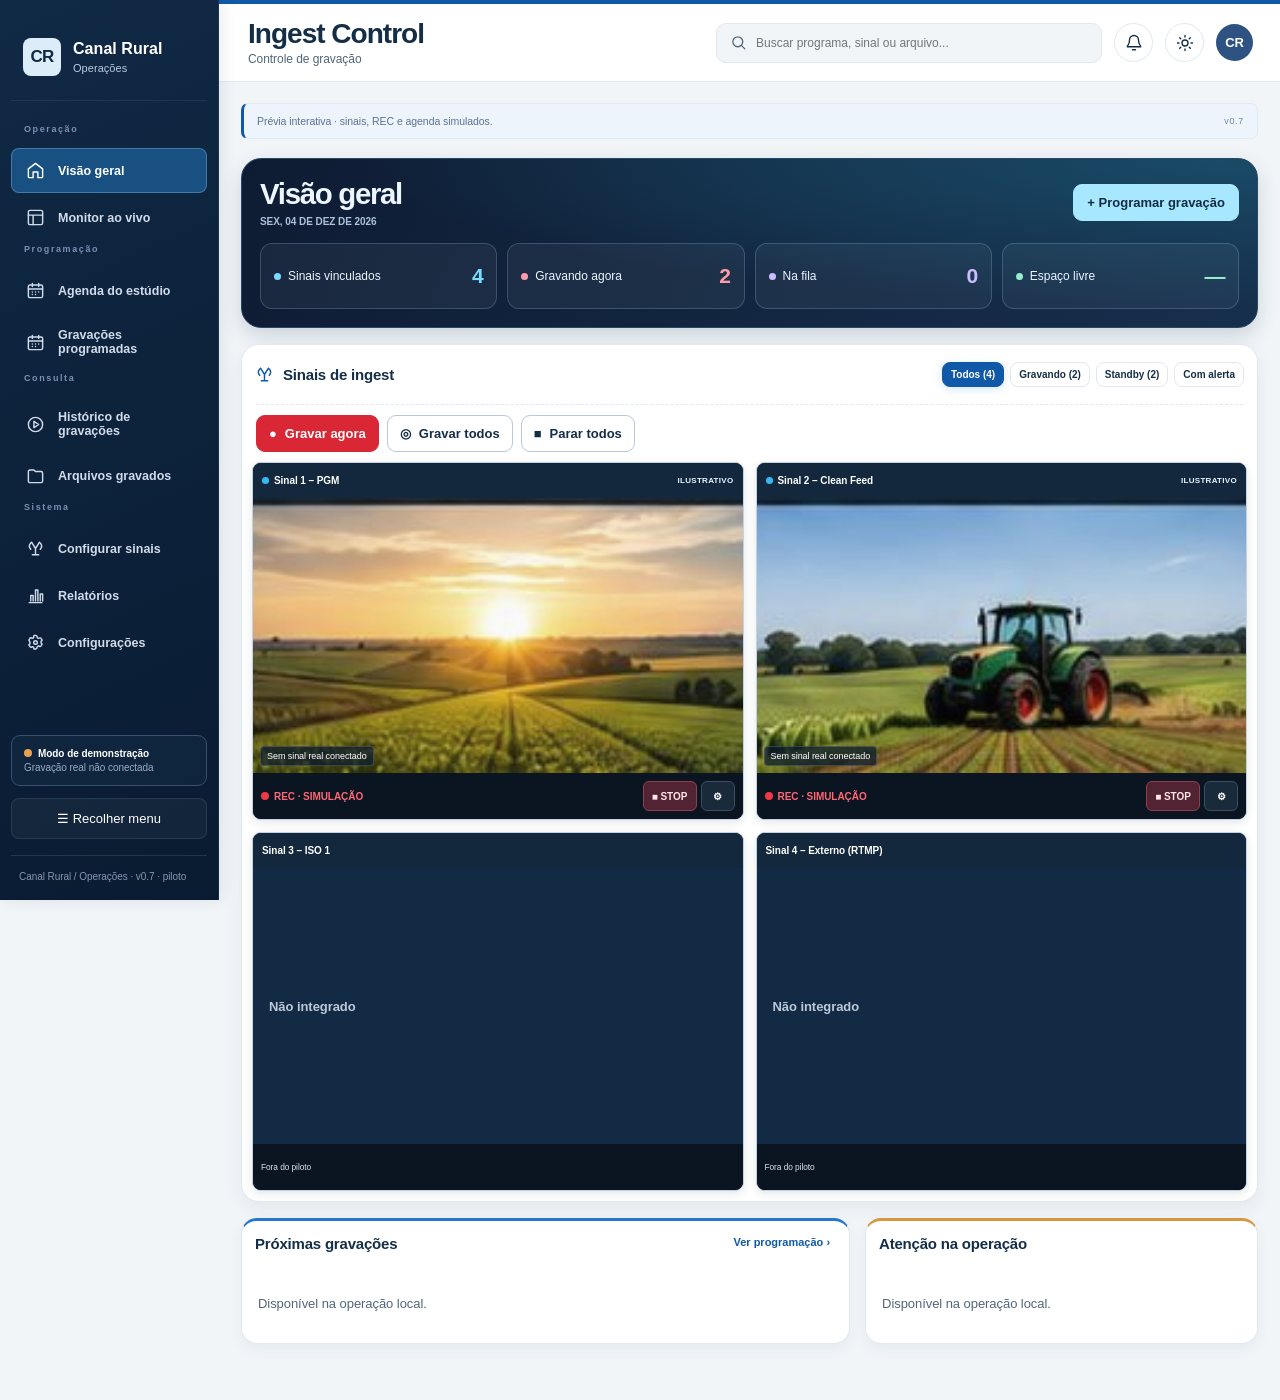
<file: index.html>
<!DOCTYPE html>

<html lang="pt-BR">
<head>
<meta charset="utf-8"/><meta content="width=device-width,initial-scale=1" name="viewport"/>
<meta content="#14233f" name="theme-color"/><title>Ingest Control · Canal Rural — Versão 0.7 · piloto</title>

<link rel="stylesheet" href="assets/styles.css"/>
<style>.schedule-options>summary{cursor:pointer;padding:1rem;font-weight:700}.schedule-options{margin-bottom:1rem;border:1px solid var(--border);border-radius:10px}#schedule-form .foot{flex-wrap:wrap}</style></head>
<body class="rural">
<div class="shell">
<aside aria-label="Menu principal" class="sidebar">
<div class="brand"><div class="brand-symbol" aria-hidden="true">CR</div><div class="brand-name"><b>Canal Rural</b><small>Operações</small></div></div>
<nav aria-label="Navegação"><div class="nav-category">Operação</div>
<button class="nav active" id="nav-dashboard" title="Visão geral" aria-label="Visão geral" onclick="view('dashboard')"><span class="glyph"><svg aria-hidden="true" class="i-svg" fill="none" height="20" stroke="currentColor" stroke-linecap="round" stroke-linejoin="round" stroke-width="1.8" viewbox="0 0 24 24" width="20"><path d="m3 10 9-7 9 7v10a1 1 0 0 1-1 1h-5v-7H9v7H4a1 1 0 0 1-1-1z"></path></svg></span><span class="nav-text">Visão geral</span></button>
<button class="nav" id="nav-operation" title="Monitor ao vivo" aria-label="Monitor ao vivo" onclick="view('operation')"><span class="glyph"><svg aria-hidden="true" class="i-svg" fill="none" height="20" stroke="currentColor" stroke-linecap="round" stroke-linejoin="round" stroke-width="1.8" viewbox="0 0 24 24" width="20"><rect height="18" rx="2" width="18" x="3" y="3"></rect><path d="M3 9h18M9 9v12"></path></svg></span><span class="nav-text">Monitor ao vivo</span></button>
<div class="nav-category">Programação</div>
<button class="nav" id="nav-agenda" title="Agenda do estúdio" aria-label="Agenda do estúdio" onclick="view('agenda')"><span class="glyph"><svg aria-hidden="true" class="i-svg" fill="none" height="20" stroke="currentColor" stroke-linecap="round" stroke-linejoin="round" stroke-width="1.8" viewbox="0 0 24 24" width="20"><rect height="16" rx="2" width="18" x="3" y="5"></rect><path d="M16 3v4M8 3v4M3 10h18M8 14h.01M12 14h.01M16 14h.01M8 17h.01M12 17h.01"></path></svg></span><span class="nav-text">Agenda do estúdio</span></button>
<button class="nav" id="nav-list" title="Gravações programadas" aria-label="Gravações programadas" onclick="view('list')"><span class="glyph"><svg aria-hidden="true" class="i-svg" fill="none" height="20" stroke="currentColor" stroke-linecap="round" stroke-linejoin="round" stroke-width="1.8" viewbox="0 0 24 24" width="20"><rect height="16" rx="2" width="18" x="3" y="5"></rect><path d="M16 3v4M8 3v4M3 10h18M8 14h.01M12 14h.01M16 14h.01M8 17h.01M12 17h.01"></path></svg></span><span class="nav-text">Gravações programadas</span></button>
<div class="nav-category">Consulta</div>
<button class="nav" id="nav-recordings" title="Histórico de gravações" aria-label="Histórico de gravações" onclick="view('recordings')"><span class="glyph"><svg aria-hidden="true" class="i-svg" fill="none" height="20" stroke="currentColor" stroke-linecap="round" stroke-linejoin="round" stroke-width="1.8" viewbox="0 0 24 24" width="20"><circle cx="12" cy="12" r="9"></circle><path d="m10 8 6 4-6 4z"></path></svg></span><span class="nav-text">Histórico de gravações</span></button>
<button class="nav" id="nav-files" title="Arquivos gravados" aria-label="Arquivos gravados" onclick="view('files')"><span class="glyph"><svg aria-hidden="true" class="i-svg" fill="none" height="20" stroke="currentColor" stroke-linecap="round" stroke-linejoin="round" stroke-width="1.8" viewbox="0 0 24 24" width="20"><path d="M3 7a2 2 0 0 1 2-2h5l2 2h7a2 2 0 0 1 2 2v10a2 2 0 0 1-2 2H5a2 2 0 0 1-2-2z"></path></svg></span><span class="nav-text">Arquivos gravados</span></button>
<div class="nav-category">Sistema</div>
<button class="nav" id="nav-signals" title="Configurar sinais" aria-label="Configurar sinais" onclick="view('signals')"><span class="glyph"><svg aria-hidden="true" class="i-svg" fill="none" height="20" stroke="currentColor" stroke-linecap="round" stroke-linejoin="round" stroke-width="1.8" viewbox="0 0 24 24" width="20"><path d="M12 20v-8m-4 8h8m-4-8 5-8M12 12 7 4m-1 9a6 6 0 0 1 0-8m12 0a6 6 0 0 1 0 8"></path></svg></span><span class="nav-text">Configurar sinais</span></button>
<button class="nav" id="nav-reports" title="Relatórios" aria-label="Relatórios" onclick="view('reports')"><span class="glyph"><svg aria-hidden="true" class="i-svg" fill="none" height="20" stroke="currentColor" stroke-linecap="round" stroke-linejoin="round" stroke-width="1.8" viewbox="0 0 24 24" width="20"><path d="M4 21h16M6 19v-7h3v7m3 0V5h3v14m3 0v-9h3v9"></path></svg></span><span class="nav-text">Relatórios</span></button>
<button class="nav" id="nav-settings" title="Configurações" aria-label="Configurações" onclick="view('settings')"><span class="glyph"><svg aria-hidden="true" class="i-svg" fill="none" height="20" stroke="currentColor" stroke-linecap="round" stroke-linejoin="round" stroke-width="1.8" viewbox="0 0 24 24" width="20"><path d="M12 3a2 2 0 0 1 2 2l.3 1 1.5.8 1-.4a2 2 0 0 1 2.6 1l1 1.7-1.4 1.4v2l1.4 1.4-1 1.8a2 2 0 0 1-2.6 1l-1-.4-1.5.8-.3 1a2 2 0 0 1-2 2h-2l-.3-2-1.5-.8-1 .4a2 2 0 0 1-2.6-1l-1-1.8 1.4-1.4v-2L3.6 9l1-1.7a2 2 0 0 1 2.6-1l1 .4 1.5-.8L10 3z"></path><circle cx="12" cy="12" r="2.3"></circle></svg></span><span class="nav-text">Configurações</span></button></nav>
<div class="side-spacer"></div>
<div class="side-pill"><span class="dot"></span><b>Modo de demonstração</b><div>Gravação real não conectada</div></div>
<button class="collapse" onclick="document.body.classList.toggle('collapsed')" title="Recolher menu">☰ <span class="collapse-text">Recolher menu</span></button>
<div class="sidebar-footer">Canal Rural  /  Operações  ·  v0.7 · piloto</div>
</aside>
<main class="main">
<header class="topbar"><div class="heading-brand"><strong>Ingest Control</strong><small>Controle de gravação</small></div><div class="top-actions"><div class="search-wrap"><span aria-hidden="true"><svg aria-hidden="true" class="i-svg" fill="none" height="20" stroke="currentColor" stroke-linecap="round" stroke-linejoin="round" stroke-width="1.8" viewbox="0 0 24 24" width="20"><circle cx="11" cy="11" r="7"></circle><path d="m16 16 5 5"></path></svg></span><input aria-label="Busca" id="global-search" placeholder="Buscar programa, sinal ou arquivo..."/></div><button class="icon-btn" onclick="showNotice()" title="Avisos da operação"><svg aria-hidden="true" class="i-svg" fill="none" height="20" stroke="currentColor" stroke-linecap="round" stroke-linejoin="round" stroke-width="1.8" viewbox="0 0 24 24" width="20"><path d="M18 8a6 6 0 0 0-12 0c0 7-3 7-3 9h18c0-2-3-2-3-9M10 21h4"></path></svg></button><button aria-label="Alternar tema entre Canal Rural, Claro e Escuro" class="icon-btn" onclick="cycleTheme()" title="Alternar tema"><svg aria-hidden="true" class="i-svg" fill="none" height="20" stroke="currentColor" stroke-linecap="round" stroke-linejoin="round" stroke-width="1.8" viewbox="0 0 24 24" width="20"><circle cx="12" cy="12" r="4"></circle><path d="M12 2v2m0 16v2M4.93 4.93l1.41 1.41m11.32 11.32 1.41 1.41M2 12h2m16 0h2M4.93 19.07l1.41-1.41M17.66 6.34l1.41-1.41"></path></svg></button><div class="avatar" title="Perfil de demonstração">CR</div></div></header>
<div class="content">
<div class="demo-notice"><span class="mode-description">Prévia interativa · sinais, REC e agenda simulados.</span><span class="version-note">v0.7</span></div>
<section class="page" id="page-dashboard">
<div class="card overview-header">
  <div class="overview-heading">
    <div><h1>Visão geral</h1><time class="intro-date" id="dash-today"></time></div>
    <button class="btn primary" onclick="view('agenda')">+ Programar gravação</button>
  </div>
  <div class="stats overview-summary" aria-label="Resumo da operação">
    <button class="stat overview-sources" onclick="view('signals')"><span>Sinais vinculados</span><strong class="stat-number">4</strong></button>
    <button class="stat overview-recordings" onclick="view('recordings')"><span>Gravando agora</span><strong class="stat-number" id="stat-rec">2</strong></button>
    <button class="stat overview-agenda" onclick="view('list')"><span>Na fila</span><strong class="stat-number" id="stat-agenda">0</strong></button>
    <button class="stat overview-storage" onclick="view('files')"><span>Espaço livre</span><strong class="stat-number">—</strong></button>
  </div>
</div>
<article class="card ingest-monitor"><div class="box-head"><h2><svg aria-hidden="true" class="section-icon" fill="none" height="20" stroke="currentColor" stroke-linecap="round" stroke-linejoin="round" stroke-width="1.8" viewbox="0 0 24 24" width="20"><path d="M12 20v-8m-4 8h8m-4-8 5-8M12 12 7 4m-1 9a6 6 0 0 1 0-8m12 0a6 6 0 0 1 0 8"></path></svg>Sinais de ingest</h2><div class="pill-row"><button class="filter on" data-filter="all" onclick="setFilter('all')">Todos (4)</button><button class="filter" data-filter="rec" onclick="setFilter('rec')">Gravando</button><button class="filter" data-filter="idle" onclick="setFilter('idle')">Standby</button><button class="filter" data-filter="alert" onclick="setFilter('alert')">Com alerta</button></div></div><div class="ingest-toolbar" role="group" aria-label="Comandos de gravação">
<button class="btn danger" onclick="chooseRecord()"><span aria-hidden="true">●</span> Gravar agora</button>
<button class="btn" onclick="recordAll()"><span aria-hidden="true">◎</span> Gravar todos</button>
<button class="btn" onclick="stopAll()"><span aria-hidden="true">■</span> Parar todos</button>
</div>
<div class="channel-grid" id="dashboard-channels"></div></article>
<div class="dashboard-insights">
  <article class="card insight-card schedule-insight">
    <div class="box-head"><h2>Próximas gravações</h2><button class="text-link" onclick="view('list')">Ver programação ›</button></div>
    <div id="dashboard-queue" class="insight-body"><p class="insight-empty">Disponível na operação local.</p></div>
  </article>
  <article class="card insight-card attention-insight">
    <div class="box-head"><h2>Atenção na operação</h2></div>
    <div id="dashboard-attention" class="insight-body"><p class="insight-empty">Disponível na operação local.</p></div>
  </article>
</div>
</section>
<section class="page hidden" id="page-operation"><div class="page-head"><div><h1>Monitor ao vivo</h1><p>Controle ilustrativo de múltiplos canais e monitoramento operacional.</p></div><button class="btn primary" onclick="view('agenda')">＋ Programar gravação</button></div><article class="card"><div class="box-head"><h2>Monitores de sinal</h2><span class="badge demo">Sem vídeo real</span></div><div class="channel-grid" id="operation-channels"></div></article><div style="height:14px"></div><article class="card"><div class="box-head"><h2>Comandos globais</h2></div><div class="quick-actions" style="flex-direction:row;padding-bottom:15px;flex-wrap:wrap"><button class="btn danger" onclick="chooseRecord()">● Gravar Agora</button><button class="btn" onclick="recordAll()">◎ REC ALL</button><button class="btn" onclick="stopAll()">■ Parar Todos</button></div></article></section>
<section class="page hidden" id="page-signals"><div class="page-head"><div><h1>Configurar sinais</h1><p>Quatro canais configuráveis. A recepção de RTMP, SRT e SDI ainda precisa ser conectada ao backend.</p></div><button class="btn primary" onclick="view('agenda')">Agendar a partir de uma fonte</button></div><article class="card"><div class="box-head"><h2>Prévia dos canais</h2><span class="badge demo">Imagens ilustrativas</span></div><div class="channel-grid" id="signals-channels"></div></article></section>
<section class="page hidden content-wide" id="page-agenda"><div class="page-head"><div><h1>Agenda do estúdio</h1><p>Consulte a agenda do estúdio e confirme quais reservas devem ser gravadas.</p></div><button class="btn" onclick="view('list')">Ver agendamentos</button></div><article class="sectioncard form-section" aria-labelledby="studio-title">
  <div class="secthead"><div><h2 id="studio-title">Agenda do Estúdio SP</h2><p>Consulte a reserva, confira o horário e escolha o sinal no formulário abaixo. A gravação só é programada ao salvar.</p></div>
  <a class="btn" href="https://calendar.google.com/calendar/embed?src=c_18847iu0dupakig6grob3boj1cf22%40resource.calendar.google.com&amp;ctz=America%2FSao_Paulo&amp;mode=WEEK&amp;hl=pt_BR&amp;wkst=2" target="_blank" rel="noopener noreferrer">Abrir no Google Agenda</a></div>
  <iframe loading="lazy" title="Reservas semanais do Estúdio SP — horário de São Paulo" src="https://calendar.google.com/calendar/embed?src=c_18847iu0dupakig6grob3boj1cf22%40resource.calendar.google.com&amp;ctz=America%2FSao_Paulo&amp;mode=WEEK&amp;hl=pt_BR&amp;wkst=2" style="width:100%;height:clamp(340px,52vh,620px);border:0"></iframe>
  <p class="inner">Para consultar reservas restritas, use a conta corporativa com acesso à agenda.</p>
</article>
<form id="schedule-form"><div class="sectioncard form-section"><div class="secthead"><h2>Programar gravação</h2></div><div class="inner formgrid"><div class="field half"><label for="program">Programa ou evento *</label><input id="program" list="program-list" placeholder="Selecione ou digite o nome" required=""/><datalist id="program-list"><option>Jornal da Manhã</option><option>Jornal do Meio-Dia</option><option>Soja Brasil</option><option>Transmissão Externa</option><option>Merchandising</option><option>Podcast</option><option>Entrevista</option><option>Chamada</option></datalist></div>
<div class="field third"><label for="input-device">Dispositivo / canal de entrada</label><select id="input-device"><option>Canal 1</option><option>Canal 2</option><option>Canal 3</option><option>Canal 4</option><option>DeckLink 1</option><option>DeckLink 2</option><option>Outro dispositivo</option></select></div>
<div class="field quarter"><label for="date">Data da gravação *</label><input id="date" required="" type="date"/></div>
<div class="field quarter"><label for="start">Início *</label><input id="start" required="" type="time"/></div>
<div class="field quarter"><label for="end">Término *</label><input id="end" required="" type="time"/></div></div></div><details class="schedule-options"><summary>Margens e opções avançadas</summary><div class="sectioncard form-section"><div class="secthead"><div><h2>Opções de programação</h2><p>Defina qual conteúdo será gravado e quando.</p></div></div><div class="inner formgrid"><div class="field quarter"><label for="category">Categoria</label><select id="category"><option>Programa ao vivo</option><option>Programa gravado</option><option>Externa</option><option>Podcast</option><option>Chamada</option><option>Merchan</option><option>Teste técnico</option><option>Outros</option></select></div><div class="field quarter"><label for="priority">Prioridade</label><select id="priority"><option>Normal</option><option>Alta</option><option>Crítica</option></select></div><div class="field quarter"><label for="repeat">Repetição</label><select id="repeat"><option>Não repetir</option><option>Diariamente</option><option>Dias úteis (seg–sex)</option><option>Semanalmente</option><option>Personalizada</option></select></div><div class="field half"><label>Margem de segurança</label><div class="row"><div style="flex:1"><select id="pre"><option value="0">Sem pré-gravação</option><option value="5">Iniciar 5 min antes</option><option selected="" value="10">Iniciar 10 min antes</option><option value="15">Iniciar 15 min antes</option><option value="30">Iniciar 30 min antes</option></select></div><div style="flex:1"><select id="post"><option value="0">Sem pós-gravação</option><option value="5">Encerrar 5 min depois</option><option selected="" value="10">Encerrar 10 min depois</option><option value="15">Encerrar 15 min depois</option><option value="30">Encerrar 30 min depois</option></select></div></div></div><div class="field half"><label for="requester">Solicitante / produção</label><input id="requester" placeholder="Nome ou equipe responsável"/></div><div class="field full"><label for="notes">Observações de programação</label><textarea id="notes" placeholder="Ex.: gravar a íntegra, com entradas externas e encerramento completo"></textarea></div></div></div><div class="sectioncard form-section"><div class="secthead"><div><h2>Fontes e sinais</h2><p>Escolha de onde a gravação será capturada.</p></div></div><div class="inner formgrid"><div class="field full"><label>Tipo de sinal</label><div class="chips" id="signal-chips"><button class="chip on" data-val="RTMP" type="button">RTMP</button><button class="chip" data-val="SRT" type="button">SRT</button><button class="chip" data-val="SDI" type="button">SDI</button><button class="chip" data-val="NDI" type="button">NDI</button><button class="chip" data-val="HLS" type="button">HLS</button><button class="chip" data-val="Arquivo" type="button">Arquivo local</button></div><input id="protocol" type="hidden" value="RTMP"/></div><div class="field half"><label for="signal-name">Nome da fonte / identificação</label><input id="signal-name" placeholder="Ex.: PGM Estúdio 1"/></div><div class="field half"><label for="feed">Tipo de feed</label><select id="feed"><option>PGM (com GC)</option><option>Clean Feed (sem GC)</option><option>ISO Câmera 1</option><option>ISO Câmera 2</option><option>ISO Câmera 3</option><option>Retorno / Link externo</option><option>Saída auxiliar (AUX)</option><option>Outro</option></select></div><div class="field full" id="urlwrap"><label for="signal-url">Endereço do sinal / URL</label><input id="signal-url" placeholder="rtmp://servidor/app/chave ou URL do sinal"/><span class="hint">Use apenas endereços de teste nesta demonstração. URLs não são salvas no navegador. No modo local, cadastre a fonte pelo botão de configuração do canal.</span></div><div class="field third"><label for="backup">Fonte de redundância</label><select id="backup"><option>Nenhuma</option><option>Canal 1</option><option>Canal 2</option><option>Canal 3</option><option>Canal 4</option><option>Fonte secundária</option></select></div><div class="field third"><label for="loss">Em caso de perda do sinal</label><select id="loss"><option>Manter gravação e alertar</option><option>Tentar reconectar automaticamente</option><option>Alternar para fonte reserva</option><option>Encerrar gravação e alertar</option></select></div><div class="field full"><div class="switchline"><input id="multisignal" type="checkbox"/><label for="multisignal">Gravar outros sinais simultaneamente (configuração avançada pendente)</label></div></div></div></div><div class="sectioncard form-section"><div class="secthead"><div><h2>Formato e qualidade</h2><p>Configure a saída técnica do arquivo.</p></div></div><div class="inner formgrid"><div class="field quarter"><label for="format">Contêiner</label><select id="format"><option>MP4</option><option>MXF</option><option>MOV</option><option>MKV</option><option>TS</option></select></div><div class="field quarter"><label for="codec">Codec de vídeo</label><select id="codec"><option>H.264</option><option>H.265 / HEVC</option><option>ProRes</option><option>DNxHD / DNxHR</option><option>Copiar sem reencodar</option></select></div><div class="field quarter"><label for="resolution">Resolução</label><select id="resolution"><option>Igual à origem</option><option>1920 × 1080</option><option>1280 × 720</option><option>3840 × 2160</option></select></div><div class="field quarter"><label for="fps">Frame rate</label><select id="fps"><option>Igual à origem</option><option>29.97 fps</option><option>30 fps</option><option>59.94 fps</option><option>60 fps</option><option>25 fps</option></select></div><div class="field quarter"><label for="bitrate">Bitrate de vídeo</label><select id="bitrate"><option>Automático</option><option>5 Mbps</option><option>8 Mbps</option><option>12 Mbps</option><option>20 Mbps</option><option>50 Mbps</option></select></div><div class="field quarter"><label for="audio">Áudio</label><select id="audio"><option>AAC estéreo</option><option>PCM estéreo</option><option>PCM multicanal</option><option>Copiar da origem</option><option>Sem áudio</option></select></div><div class="field quarter"><label for="channels">Canais de áudio</label><select id="channels"><option>Estéreo 2.0</option><option>Mono</option><option>4 canais</option><option>8 canais</option></select></div><div class="field quarter"><label for="profile">Perfil</label><select id="profile"><option>Padrão Ingest</option><option>Alta qualidade / Master</option><option>Proxy / Conferência</option><option>Personalizado</option></select></div></div></div><div class="sectioncard form-section"><div class="secthead"><div><h2>Arquivos e armazenamento</h2><p>Defina o destino e a organização das gravações.</p></div></div><div class="inner formgrid"><div class="field half"><label for="destination">Pasta de destino</label><input id="destination" placeholder="D:\Ingest\Gravacoes" value="D:\Ingest\Gravacoes"/></div><div class="field half"><label for="filename">Padrão de nome</label><select id="filename"><option>PROGRAMA_DATA_INICIO</option><option>DATA_PROGRAMA_FONTE</option><option>CANAL_DATA_HORA</option><option>Nome personalizado</option></select></div><div class="field quarter"><label for="split">Segmentar arquivos</label><select id="split"><option>Não dividir</option><option>A cada 15 min</option><option>A cada 30 min</option><option>A cada 60 min</option><option>A cada 120 min</option></select></div><div class="field quarter"><label for="secondary">Cópia de segurança</label><select id="secondary"><option>Desativada</option><option>Destino secundário</option><option>NAS / Rede</option></select></div><div class="field quarter"><label for="retention">Retenção</label><select id="retention"><option>Manter até exclusão manual</option><option>7 dias</option><option>15 dias</option><option>30 dias</option><option>90 dias</option></select></div><div class="field quarter"><label for="notify">Notificações</label><select id="notify"><option>Falha + conclusão</option><option>Somente falhas</option><option>Início + conclusão</option><option>Desativadas</option></select></div><div class="field full"><label for="emails">E-mails para notificações</label><input id="emails" placeholder="producao@exemplo.com; ingest@exemplo.com" type="text"/><span class="hint">Somente configuração demonstrativa. O envio real de e-mails ainda precisa ser integrado.</span></div></div></div></details><div class="foot"><small>Protótipo: salvar aqui não inicia uma gravação real.</small><div class="row"><button class="btn" type="reset">Limpar</button><button class="btn primary" type="submit">Confirmar gravação programada</button></div></div></form></section>
<section class="page hidden" id="page-list"><div class="page-head"><div><h1>Gravações programadas</h1><p>Programações salvas localmente neste navegador. Não iniciam captura real.</p></div><button class="btn primary" onclick="view('agenda')">＋ Programar gravação</button></div><article class="card"><div class="box-head"><h2>Gravações programadas</h2><button class="btn small" onclick="exportJSON()">Exportar JSON</button></div><div class="table-wrap"><table class="records"><thead><tr><th>PROGRAMA</th><th>DATA</th><th>HORÁRIO</th><th>FONTE</th><th>FORMATO</th><th>STATUS</th><th>AÇÕES</th></tr></thead><tbody id="records"></tbody></table></div></article>
<div class="schedule-calendar"><article class="card"><div class="box-head"><h2><svg aria-hidden="true" class="section-icon" fill="none" height="20" stroke="currentColor" stroke-linecap="round" stroke-linejoin="round" stroke-width="1.8" viewbox="0 0 24 24" width="20"><rect height="16" rx="2" width="18" x="3" y="5"></rect><path d="M16 3v4M8 3v4M3 10h18M8 14h.01M12 14h.01M16 14h.01M8 17h.01M12 17h.01"></path></svg>Agenda de gravações</h2><button class="text-link" onclick="view('list')">Ver gravações programadas ›</button></div><div class="agenda-tools"><div class="date-tools"><button class="date-btn" onclick="shiftDay(-1)" title="Dia anterior">‹</button><input aria-label="Data da agenda" class="date-btn date-label" id="timeline-date" onchange="selectDay(this.value)" type="date"/><button class="date-btn" onclick="shiftDay(1)" title="Próximo dia">›</button></div><div class="segmented"><button class="active" id="tab-day" onclick="setPeriod('day')">Dia</button><button id="tab-week" onclick="setPeriod('week')">Semana</button><button id="tab-month" onclick="setPeriod('month')">Mês</button></div></div><div id="timeline-container"></div></article></div>
</section>
<section class="page hidden" id="page-recordings"><div class="page-head"><div><h1>Histórico de gravações</h1><p>Histórico de exemplos visuais. Nenhum arquivo real foi produzido por esta interface.</p></div><button class="btn primary" onclick="chooseRecord()">● Gravar Agora (demo)</button></div><article class="card"><div class="box-head"><h2>Visualização ilustrativa</h2><span class="badge demo">Demonstração</span></div><div id="all-recordings"></div></article></section>
<section class="page hidden" id="page-files"><div class="page-head"><div><h1>Arquivos gravados</h1><p>Biblioteca de gravações do Ingest.</p></div></div><article class="card"><div class="empty" style="padding:55px 15px"><div style="font-size:40px">▱</div><h2>Nenhum arquivo real disponível</h2><p>Quando o motor de gravação estiver conectado, as gravações aparecerão aqui com nome, duração, formato e destino.</p></div></article></section>
<section class="page hidden" id="page-reports"><div class="page-head"><div><h1>Relatórios</h1><p>Informações do protótipo e estado de conexão do motor de gravação.</p></div></div><div class="status-grid"><div class="card status-tile"><span class="note-text">AGENDAMENTOS SALVOS</span><div class="value" id="reports-count">0</div><span class="badge">Somente local</span></div><div class="card status-tile"><span class="note-text">GRAVAÇÕES REAIS</span><div class="value">0</div><span class="badge demo">Backend pendente</span></div><div class="card status-tile"><span class="note-text">FALHAS IDENTIFICADAS</span><div class="value">—</div><span class="badge gray">Monitoramento pendente</span></div></div></section>
<section class="page hidden" id="page-settings"><div class="page-head"><div><h1>Configurações</h1><p>Preferências de aparência e informações técnicas do sistema.</p></div></div><article class="sectioncard form-section"><div class="secthead"><h2>Gravação e agendamento</h2></div><div class="inner formgrid"><div class="field half"><label for="default-pre">Iniciar antes do horário</label><select id="default-pre"><option value="0">Sem pré-gravação</option><option value="5">Iniciar 5 min antes</option><option selected="" value="10">Iniciar 10 min antes</option><option value="15">Iniciar 15 min antes</option><option value="30">Iniciar 30 min antes</option></select></div><div class="field half"><label for="default-post">Encerrar depois do horário</label><select id="default-post"><option value="0">Sem pós-gravação</option><option value="5">Encerrar 5 min depois</option><option selected="" value="10">Encerrar 10 min depois</option><option value="15">Encerrar 15 min depois</option><option value="30">Encerrar 30 min depois</option></select></div><div class="field full"><small>Margens padrão para novos agendamentos neste navegador.</small></div><div class="field full"><button class="btn" onclick="view('signals')">Configurar fontes e canais</button></div></div></article><article class="card" style="padding:20px;max-width:660px"><h2 style="margin:0 0 15px">Aparência</h2><label for="theme-select" style="display:block;font-weight:750;margin-bottom:9px">Tema do sistema</label><select id="theme-select" onchange="setTheme(this.value)" style="padding:11px;border:1px solid var(--border);color:var(--text);background:var(--input);border-radius:8px;width:100%;max-width:340px"><option value="rural">Canal Rural · Azul-marinho</option><option value="light">Claro · Azul</option><option value="dark">Escuro · Azul</option></select><hr style="border:0;border-top:1px solid var(--border);margin:24px 0"/><h2 style="margin:0 0 12px">Conectividade</h2><div class="status-row"><i>!</i> RTMP: integração pendente neste protótipo</div><div class="status-row"><i>!</i> SRT e SDI: integração pendente</div><div class="status-row"><i>!</i> Armazenamento: sem leitura de servidor</div><p class="note-text">Os dados de agendamento não são enviados para terceiros. O campo de URL pode conter chaves de transmissão: utilize apenas sinais e chaves de teste nesta versão.</p></article></section>
</div>
</main>
</div>
<div class="modal" id="modal" onclick="if(event.target===this)closeModal()"><div aria-modal="true" class="dialog" role="dialog"><h3 id="modal-title"></h3><div id="modal-text"></div><div class="modal-foot"><button class="btn primary" onclick="closeModal()">Fechar</button></div></div></div>
<div class="toast" id="toast" role="status"></div>

<script>window.ingestLocal = location.protocol === "http:" && ["127.0.0.1", "localhost"].includes(location.hostname);</script>
<script src="assets/app.js"></script>
<script src="assets/integration.js"></script>
<script>
for (const margin of ['pre', 'post']) {
  const field = document.getElementById(margin);
  const preference = document.getElementById('default-' + margin);
  const key = 'ingest.schedule.margin.' + margin;
  function apply(value) {
    for (const option of field.options) option.defaultSelected = option.value === value;
    field.value = value;
    preference.value = value;
  }
  try {
    const saved = localStorage.getItem(key);
    if (Array.from(field.options).some(option => option.value === saved)) apply(saved);
  } catch {}
  preference.addEventListener('change', () => {
    apply(preference.value);
    try { localStorage.setItem(key, preference.value); } catch {}
  });
}
</script></body></html>
</file>
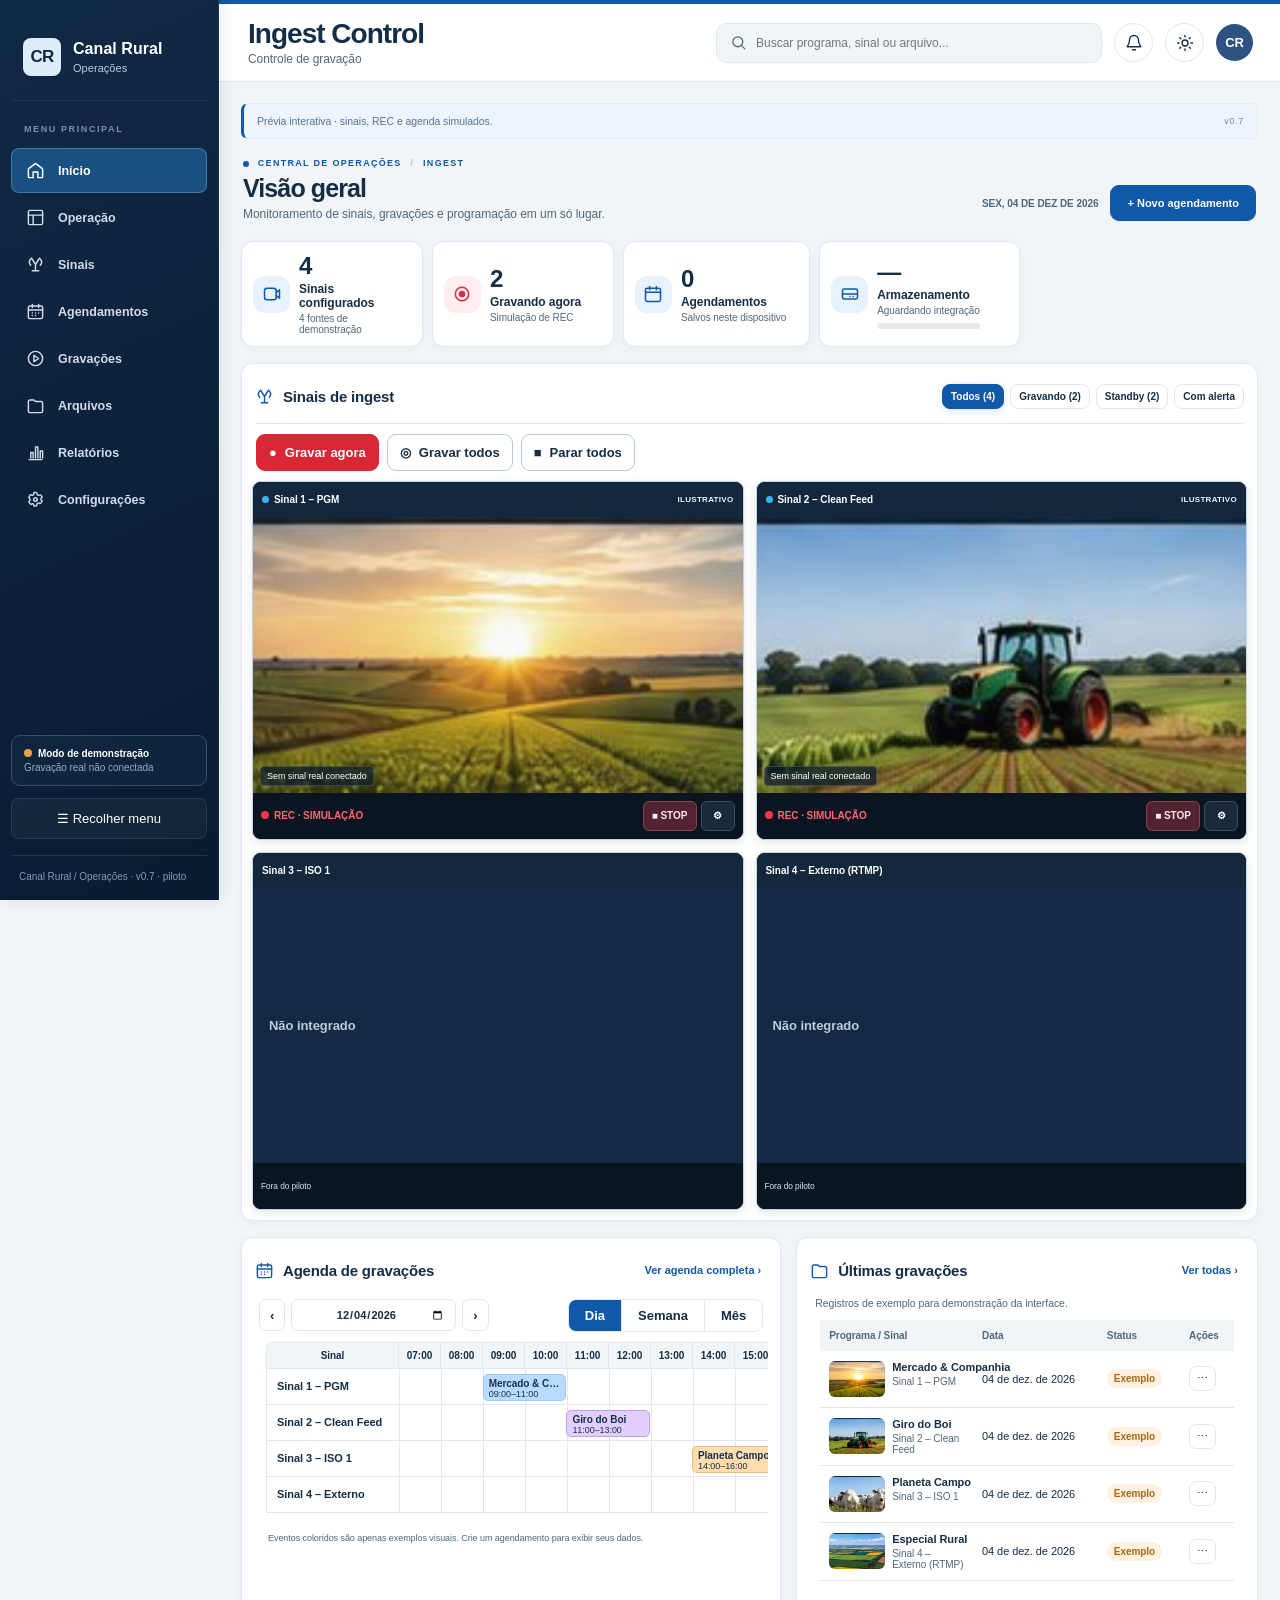
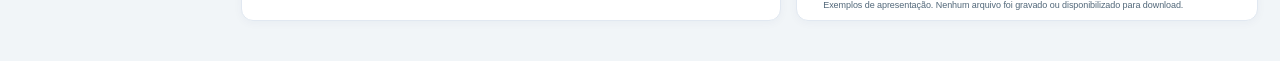
<file: Ingest_Control_v07_Previa.html>
<!DOCTYPE html>

<html lang="pt-BR">
<head>
<meta charset="utf-8"/><meta content="width=device-width,initial-scale=1" name="viewport"/>
<meta content="#14233f" name="theme-color"/><title>Ingest Control · Canal Rural — Versão 0.7 · prévia</title>

<style>

:root{--sidebar:#142340;--sidebar2:#102039;--blue:#126ed0;--blue2:#0c57aa;--softblue:#e7f1ff;--bg:#f3f6fb;--card:#fff;--text:#15233d;--muted:#6a7990;--border:#dce5ef;--input:#fff;--red:#da2735;--red-soft:#ffebed;--shadow:0 5px 18px rgba(20,40,73,.06);--white:#fff;font-family:Inter,"Segoe UI",Arial,sans-serif;}
*{box-sizing:border-box}html{scroll-behavior:smooth}body{margin:0;background:var(--bg);color:var(--text);font-size:13px}button,input,select,textarea{font:inherit}button{cursor:pointer}button:disabled{opacity:.5;cursor:not-allowed}a{color:inherit}body.dark{--sidebar:#08182c;--sidebar2:#081427;--blue:#4b9aff;--blue2:#2673db;--softblue:#19355c;--bg:#0e192a;--card:#17263a;--text:#eaf3ff;--muted:#a4b5ca;--border:#2c425d;--input:#182a42;--shadow:0 6px 18px rgba(0,0,0,.15);--white:#fff}body.light{--sidebar:#203c65;--sidebar2:#162e52;--blue:#0c66c5;--blue2:#0c57aa;--softblue:#ebf4ff;--bg:#f8fafd;--card:#fff;--text:#26354b;--muted:#66788e;--border:#e1e8f1;--input:#fff}
.shell{display:flex;min-height:100vh}.sidebar{flex:0 0 214px;width:214px;background:linear-gradient(165deg,var(--sidebar),var(--sidebar2));color:#fff;display:flex;flex-direction:column;padding:19px 10px 14px;position:sticky;top:0;height:100vh;z-index:5;border-right:1px solid #ffffff10}.brand{display:flex;align-items:center;gap:10px;padding:9px 17px 27px;margin-bottom:11px;border-bottom:1px solid #ffffff12}.brand-symbol{width:40px;height:40px;flex:none;border:2px solid #e5f1ff;border-radius:50%;display:grid;place-items:center;font-size:24px;font-weight:900;letter-spacing:-4px;padding-right:5px}.brand-name{font-size:16px;line-height:.94;letter-spacing:-.4px}.brand-name small{font-weight:400}.nav{border:0;background:transparent;color:#d9e5f5;width:100%;display:flex;align-items:center;gap:13px;text-align:left;padding:12px 13px;margin:2px 0;border-radius:9px;font-weight:550;transition:.15s}.nav:hover{background:#ffffff18;color:#fff}.nav.active{background:linear-gradient(90deg,#187bde,#1268c7);color:white;box-shadow:0 4px 13px #061c3b38}.nav .glyph{width:21px;font-size:18px;text-align:center;flex:0 0 21px}.side-spacer{flex:1}.sidebar-footer{font-size:11px;color:#97a9c1;line-height:1.6;border-top:1px solid #ffffff1c;padding:13px 8px 0;margin-top:16px}.side-pill{border:1px solid #ffffff24;border-radius:9px;padding:9px;color:#c5d6e8;margin-top:16px;font-size:11px}.side-pill b{color:#fff}.side-pill .dot{display:inline-block;background:#e7a24b;width:8px;height:8px;border-radius:50%;margin-right:6px}.collapse{border:1px solid #ffffff20;background:#ffffff0b;color:white;border-radius:8px;padding:9px;margin-top:12px}.main{flex:1;min-width:0}.topbar{height:77px;background:var(--card);border-bottom:1px solid var(--border);display:flex;justify-content:space-between;align-items:center;padding:13px 22px 13px 26px;gap:20px}.heading-brand{min-width:195px}.heading-brand strong{font-size:25px;line-height:1.1;font-weight:800;letter-spacing:-.8px;display:block}.heading-brand small{display:block;color:var(--muted);font-size:12.5px;margin-top:4px}.top-actions{display:flex;gap:14px;align-items:center}.search-wrap{display:flex;align-items:center;gap:9px;border:1px solid #cbd8e9;border-radius:10px;background:var(--input);height:41px;padding:0 13px;min-width:275px;width:min(30vw,400px)}.search-wrap input{border:0;background:transparent;outline:0;color:var(--text);width:100%;padding:0}.search-wrap span{font-size:21px;color:var(--muted)}.icon-btn{border:1px solid var(--border);background:var(--card);color:var(--text);width:40px;height:40px;border-radius:50%;display:grid;place-items:center;font-size:18px}.icon-btn:hover{border-color:var(--blue);color:var(--blue)}.avatar{display:grid;place-items:center;width:39px;height:39px;background:#355d91;color:#fff;font-weight:800;border-radius:50%;font-size:13px}.content{padding:18px 19px 32px;max-width:1750px;margin:auto}.demo-notice{background:#edf3fc;color:#3d587e;border:1px solid #d5e3f6;padding:8px 13px;border-radius:9px;display:flex;gap:9px;justify-content:space-between;align-items:center;font-size:11px;margin-bottom:15px}.dark .demo-notice{background:#1b304d;border-color:#325478;color:#c4dcf8}.demo-notice b{font-weight:800}.page{display:block}.hidden{display:none!important}.section-title{font-size:20px;font-weight:800;letter-spacing:-.4px;margin:0}.page-intro{display:flex;align-items:center;justify-content:space-between;gap:15px;margin:0 1px 15px}.page-intro p{margin:6px 0 0;color:var(--muted);font-size:12px}.card{border:1px solid var(--border);border-radius:13px;background:var(--card);box-shadow:var(--shadow);min-width:0}.stats{display:grid;grid-template-columns:1fr 1fr 1.05fr 1.3fr 1.25fr;gap:12px;margin-bottom:16px}.stat{padding:14px 17px;min-height:96px;display:flex;align-items:center;gap:13px}.stat-ico{width:45px;height:45px;border-radius:13px;background:var(--softblue);color:var(--blue);display:grid;place-items:center;font-size:23px;flex:none}.stat-ico.rec{color:var(--red);background:var(--red-soft)}.stat-number{font-size:27px;line-height:1.05;font-weight:850;letter-spacing:-.6px}.stat-label{font-size:12px;margin-top:6px}.stat-sub{font-size:10px;color:var(--muted);margin-top:5px}.storage-line{height:8px;background:#e5eaf1;border-radius:99px;margin-top:10px;width:100%;overflow:hidden}.storage-line span{display:block;height:100%;background:var(--blue);width:0}.status-card{display:block}.status-card b{font-size:15px;display:block;margin:2px 0 9px}.status-row{display:flex;align-items:center;gap:7px;font-size:11px;margin:6px 0}.status-row i{font-style:normal;background:var(--softblue);color:var(--blue);width:17px;height:17px;border-radius:50%;display:grid;place-items:center;font-size:11px}.box-head{display:flex;align-items:center;justify-content:space-between;gap:12px;padding:15px 16px 12px}.box-head h2{font-size:18px;letter-spacing:-.4px;margin:0;display:flex;align-items:center;gap:8px}.box-head h2 .heading-icon{font-size:23px;color:var(--blue)}.box-head small{color:var(--muted);font-size:11px}.pill-row{display:flex;align-items:center;gap:7px;flex-wrap:wrap}.filter{border:1px solid var(--border);background:var(--card);color:var(--text);padding:7px 11px;border-radius:20px;font-size:11px}.filter.on{background:var(--blue);color:white;border-color:var(--blue)}.channel-grid{display:grid;grid-template-columns:repeat(4,minmax(0,1fr));gap:9px;padding:8px 12px 12px}.channel-grid.compact{grid-template-columns:repeat(2,minmax(0,1fr))}.channel{background:#0c1828;border-radius:11px;overflow:hidden;min-width:0;border:1px solid #253a52;box-shadow:0 4px 10px #00000020}.channel-head{color:#fff;background:#0d2035;min-height:31px;padding:7px 8px;display:flex;align-items:center;justify-content:space-between;gap:5px;font-weight:750;font-size:11px;white-space:nowrap}.channel-head strong{overflow:hidden;text-overflow:ellipsis}.channel-head .signal{color:#e9f4ff;font-size:9px;font-weight:700}.signal-dot{display:inline-block;height:7px;width:7px;border-radius:50%;background:#39b8ef;margin-right:5px}.video{position:relative;aspect-ratio:1.85;overflow:hidden;background:#122842}.video img{width:100%;height:100%;object-fit:cover;filter:saturate(.94)}.preview-tag{position:absolute;bottom:7px;left:7px;color:#fff;background:#081e31c9;padding:4px 6px;border-radius:4px;font-size:9px}.channel-controls{display:flex;justify-content:space-between;align-items:center;gap:5px;background:#0b1421;padding:7px 8px;color:#d6e3f1;font-size:10px}.rec-state{font-weight:750;color:#bcc9d9}.rec-state.recording{color:#ff6873}.rec-dot{display:inline-block;width:8px;height:8px;border-radius:50%;background:#6b7a90;margin-right:5px}.recording .rec-dot{background:#f03747}.channel-btns{display:flex;gap:4px}.mini-control{border:1px solid #3b4e62;background:#192a3b;color:#fff;border-radius:6px;min-width:25px;height:24px;padding:0 6px;font-weight:700}.mini-control:hover{background:#274464}.btn{border:1px solid #b8c7db;border-radius:9px;background:var(--card);color:var(--text);padding:10px 13px;font-weight:750;display:inline-flex;align-items:center;justify-content:center;gap:8px;text-decoration:none}.btn:hover{border-color:var(--blue)}.btn.primary{background:var(--blue);border-color:var(--blue);color:#fff}.btn.primary:hover{background:var(--blue2)}.btn.danger{background:var(--red);border-color:var(--red);color:#fff}.btn.danger:hover{background:#bd1e29}.btn.subtle{background:var(--softblue);border-color:transparent;color:var(--blue)}.btn.small{padding:8px 11px;font-size:11px}.btn.block{width:100%;font-size:12px}.bottom-panels{display:grid;grid-template-columns:1.12fr 1fr;gap:13px}.bottom-panels .card{min-height:355px}.agenda-tools{display:flex;justify-content:space-between;align-items:center;flex-wrap:wrap;gap:10px;padding:0 12px 11px}.date-tools{display:flex;align-items:center;gap:6px}.date-btn{border:1px solid var(--border);background:var(--card);border-radius:8px;min-height:32px;padding:7px 10px;color:var(--text);font-weight:650}.date-label{min-width:165px;text-align:center;font-size:11px}.segmented{border:1px solid var(--border);display:flex;border-radius:8px;overflow:hidden}.segmented button{border:0;border-right:1px solid var(--border);background:var(--card);color:var(--text);padding:8px 16px;font-weight:600}.segmented button:last-child{border-right:0}.segmented button.active{color:white;background:var(--blue)}.timeline-scroll{overflow-x:auto;padding:0 12px 12px}.time-chart{min-width:740px}.time-head,.time-row{display:grid;grid-template-columns:132px repeat(var(--timeline-hours,14),minmax(42px,1fr));height:36px;position:relative}.time-head{height:27px;background:var(--bg);border:1px solid var(--border);border-radius:6px 6px 0 0}.time-head>div{font-size:10px;font-weight:700;display:flex;justify-content:center;align-items:center;border-right:1px solid var(--border)}.time-row{border:1px solid var(--border);border-top:0}.time-row>div.label-cell{display:flex;align-items:center;padding:6px 10px;font-size:11px;font-weight:700;white-space:nowrap;background:var(--card);z-index:1}.time-row>.hour-cell{border-left:1px solid var(--border);background:var(--card)}.time-bars{position:absolute;top:0;bottom:0;left:132px;right:0;pointer-events:none}.time-event{position:absolute;top:5px;height:27px;border-radius:5px;min-width:32px;overflow:hidden;padding:3px 5px;font-size:10px;font-weight:700;line-height:1.15;pointer-events:auto;cursor:pointer;color:#16304e;border:1px solid #a3c7fb;background:#b9dbff;white-space:nowrap;text-overflow:ellipsis}.time-event span{font-size:9px;font-weight:450;display:block}.time-event.e1{background:#e1cefd;border-color:#bda2eb}.time-event.e2{background:#ffddae;border-color:#e6be84}.time-event.e3{background:#bed7ff;border-color:#9fbee9}.time-now{position:absolute;top:0;bottom:0;width:2px;background:var(--red);pointer-events:none;z-index:2}.time-now:before{content:"";position:absolute;top:-3px;left:-3px;border-radius:50%;background:var(--red);width:8px;height:8px}.table-wrap{overflow:auto;padding:0 11px 11px}.data-table{border-collapse:collapse;width:100%;font-size:11px}.data-table th{font-size:10px;color:var(--muted);background:var(--bg);text-align:left;padding:10px 9px;white-space:nowrap}.data-table td{padding:10px 9px;border-bottom:1px solid var(--border)}.data-table td b{display:block;white-space:nowrap}.data-table td small{display:block;font-size:10px;color:var(--muted);margin-top:3px}.data-table .action-cell{white-space:nowrap}.empty{color:var(--muted);text-align:center;padding:23px 12px;font-size:12px}.badge{display:inline-block;background:var(--softblue);color:var(--blue);font-size:10px;padding:4px 7px;border-radius:30px;font-weight:750}.badge.demo{background:#fff1df;color:#a56a18}.badge.rec{background:var(--red-soft);color:var(--red)}.badge.gray{background:#ebeff4;color:#53657a}.table-btn{border:1px solid var(--border);color:var(--text);border-radius:7px;padding:5px 7px;background:var(--card);margin-right:3px}.text-link{border:0;background:none;color:var(--blue);font-weight:700;cursor:pointer}.note-text{font-size:10px;color:var(--muted)}.content-wide{max-width:1200px;margin:auto}.page-head{display:flex;justify-content:space-between;align-items:flex-start;gap:12px;margin:2px 0 19px}.page-head h1{font-size:26px;letter-spacing:-.8px;margin:0 0 5px}.page-head p{color:var(--muted);margin:0;font-size:13px}.sectioncard{background:var(--card);border:1px solid var(--border);border-radius:13px;margin-bottom:15px;box-shadow:var(--shadow)}.secthead{display:flex;justify-content:space-between;align-items:center;border-bottom:1px solid var(--border);padding:17px 19px}.secthead h2{font-size:16px;margin:0}.secthead p{color:var(--muted);font-size:12px;margin:5px 0 0}.inner{padding:18px 19px}.formgrid{display:grid;grid-template-columns:repeat(12,minmax(0,1fr));gap:16px}.field{grid-column:span 4;min-width:0}.field.half{grid-column:span 6}.field.full{grid-column:span 12}.field.third{grid-column:span 4}.field.quarter{grid-column:span 3}.field>label,.field>div>label{display:block;font-size:12px;font-weight:750;margin-bottom:7px}.field input,.field select,.field textarea{width:100%;border:1px solid var(--border);background:var(--input);color:var(--text);border-radius:8px;padding:10px 11px;outline-color:var(--blue)}.field textarea{min-height:78px;resize:vertical}.hint{display:block;color:var(--muted);font-size:10px;margin-top:6px;line-height:1.4}.row{display:flex;gap:10px;align-items:center;flex-wrap:wrap}.chips{display:flex;gap:7px;flex-wrap:wrap}.chip{background:var(--card);color:var(--text);border:1px solid var(--border);border-radius:8px;padding:8px 12px}.chip.on{background:var(--softblue);color:var(--blue);border-color:var(--blue);font-weight:800}.switchline{display:flex;align-items:center;gap:10px}.switchline input{width:auto}.switchline label{margin:0}.foot{position:sticky;bottom:0;z-index:4;background:var(--card);border:1px solid var(--border);border-radius:11px;box-shadow:var(--shadow);padding:13px 16px;display:flex;justify-content:space-between;align-items:center;gap:12px}.foot small{color:var(--muted)}.records{width:100%;border-collapse:collapse}.records th,.records td{padding:12px;border-bottom:1px solid var(--border);text-align:left;font-size:12px}.records th{font-size:10px;color:var(--muted);background:var(--bg)}.records .pill{display:inline-block;background:var(--softblue);color:var(--blue);padding:4px 9px;border-radius:99px;font-size:10px}.status-grid{display:grid;grid-template-columns:repeat(3,minmax(0,1fr));gap:12px}.status-tile{padding:20px}.status-tile .value{font-size:21px;font-weight:800;margin:6px 0}.modal{position:fixed;inset:0;background:#071424a8;z-index:20;display:none;align-items:center;justify-content:center;padding:15px}.modal.show{display:flex}.dialog{background:var(--card);color:var(--text);border-radius:15px;border:1px solid var(--border);padding:20px 24px;max-width:580px;width:100%;max-height:84vh;overflow:auto;white-space:pre-wrap;line-height:1.55}.dialog h3{font-size:19px;margin:0 0 12px}.dialog .modal-foot{display:flex;justify-content:flex-end;margin-top:17px}.toast{position:fixed;right:22px;bottom:20px;background:#152d4b;color:#fff;padding:12px 16px;border-radius:10px;box-shadow:0 12px 33px #0004;z-index:30;display:none;max-width:390px}.toast.show{display:block}.recent-illustration{width:56px;height:36px;object-fit:cover;border-radius:6px;margin-right:7px;float:left}.minor-note{padding:8px 12px;color:var(--muted);font-size:10px}
body.collapsed .sidebar{flex-basis:65px;width:65px}body.collapsed .sidebar .brand-name,body.collapsed .sidebar .nav .nav-text,body.collapsed .sidebar-footer,body.collapsed .side-pill,body.collapsed .collapse .collapse-text{display:none}body.collapsed .sidebar .nav{justify-content:center}body.collapsed .sidebar .brand{padding:9px 3px 27px;justify-content:center}body.collapsed .sidebar .brand-symbol{width:36px;height:36px}
@media(max-width:1350px){.stats{grid-template-columns:repeat(4,minmax(0,1fr))}.status-card{display:none}.channel-grid{grid-template-columns:repeat(2,minmax(0,1fr))}.bottom-panels{grid-template-columns:1fr}.bottom-panels .card{min-height:unset}}@media(max-width:960px){.sidebar{flex:0 0 65px;width:65px}.sidebar .brand-name,.sidebar .nav .nav-text,.sidebar .side-pill,.sidebar-footer,.sidebar .collapse-text{display:none}.sidebar .nav{justify-content:center}.sidebar .brand{justify-content:center;padding:9px 3px 27px}.sidebar .brand-symbol{width:36px;height:36px}.topbar{padding:12px 15px}.search-wrap{min-width:160px}.stats{grid-template-columns:repeat(2,minmax(0,1fr))}}@media(max-width:650px){.topbar{height:auto;align-items:flex-start;flex-wrap:wrap}.heading-brand strong{font-size:20px}.search-wrap{width:100%;min-width:0}.top-actions{width:100%;gap:8px}.top-actions .search-wrap{flex:1}.content{padding:10px}.stats{gap:8px}.stat{padding:11px;min-height:85px}.stat-number{font-size:22px}.stat-ico{height:34px;width:34px;font-size:18px}.channel-grid{grid-template-columns:1fr 1fr}.channel-head{font-size:9px}.video{aspect-ratio:1.55}.box-head{align-items:flex-start;flex-wrap:wrap}.field,.field.half,.field.third,.field.quarter{grid-column:span 12}.page-head{flex-wrap:wrap}.foot{position:static;flex-wrap:wrap}.status-grid{grid-template-columns:1fr}.date-label{min-width:100px}}



/* Ingest Control v0.6 — visual based on the previously approved blue/white dashboard */
:root{--sidebar:#132540;--sidebar2:#0c1d37;--blue:#1769c6;--blue2:#0956ad;--softblue:#edf4fc;--bg:#f4f7fb;--card:#fff;--text:#162842;--muted:#6e7f96;--border:#e1e8f1;--input:#fff;--shadow:0 3px 15px rgba(27,52,85,.045)}
body{font-size:13px;letter-spacing:-.06px}body.dark{--bg:#0e192b;--card:#19283e;--border:#30445e;--softblue:#1c365b;--text:#edf3ff;--muted:#afbed0;--input:#1e3048;--blue:#59a3ff;--blue2:#3d8cf1}
body.light{--sidebar:#183052;--sidebar2:#112541;--bg:#f9fbff;--card:#fff;--border:#e6edf5;--text:#1a2b45;--muted:#75849a;--softblue:#eef5ff;--blue:#1267c5}
.shell{min-height:100vh}.sidebar{flex:0 0 219px;width:219px;background:linear-gradient(155deg,var(--sidebar),var(--sidebar2));padding:25px 11px 15px;box-shadow:3px 0 15px rgba(12,31,58,.09)}
.brand{padding:0 13px 24px;margin:0 0 19px;gap:12px;min-height:64px}.brand-symbol{width:42px;height:42px;border:2px solid #f2f6ff;font-size:25px;font-weight:900}.brand-name{font-size:15px;letter-spacing:.05px;line-height:1.05}
.nav-category{color:#7891b2;font-size:9px;letter-spacing:1.6px;font-weight:750;padding:0 13px 12px;margin:4px 0 2px}.nav{border-radius:8px;padding:12px 13px;margin:2px 0;min-height:44px;color:#d1dbea;font-size:12.5px;font-weight:550}.nav:hover{background:#ffffff12}.nav.active{background:#1c6dd0;box-shadow:0 3px 12px rgba(0,61,128,.3)}.nav .glyph{width:20px;flex:0 0 20px;display:flex;justify-content:center}.i-svg{width:19px;height:19px;display:block}.collapse{padding:12px;border-color:#ffffff17}.sidebar-footer{font-size:10px;color:#8398b4}
.side-pill{margin-top:8px;border-color:#365171;background:#20375446;padding:12px;font-size:10px}.side-pill div{color:#97abc5;margin-top:3px}
.topbar{height:82px;padding:15px 27px 15px 29px;background:var(--card);position:sticky;top:0;z-index:4}.heading-brand strong{font-size:23px;letter-spacing:-.9px}.heading-brand small{font-size:12px;margin-top:3px}.top-actions{gap:12px}.search-wrap{border-color:var(--border);height:40px;width:min(32vw,386px);background:var(--bg)}.search-wrap .i-svg{width:17px;height:17px}.search-wrap input{font-size:12px}.icon-btn{width:39px;height:39px;background:var(--card);border-color:var(--border)}.icon-btn .i-svg{width:18px;height:18px}.avatar{background:#2e5383;width:37px;height:37px}
.content{padding:21px 22px 40px;max-width:1830px}.demo-notice{border-radius:7px;background:#eef4fc;border-color:#dfebf8;color:#5a7392;margin:0 0 19px;padding:8px 13px;font-size:10.5px}.demo-light{display:inline-block;width:7px;height:7px;background:#eaa64a;border-radius:50%;margin-right:7px}.version-note{font-size:9px;letter-spacing:.7px;color:#6f88a9;white-space:nowrap}.dark .demo-notice{background:#1e3150;color:#bdcce0;border-color:#365170}
.dashboard-intro{display:flex;align-items:end;justify-content:space-between;gap:15px;margin:0 2px 20px}.dashboard-intro h1{font-size:25px;font-weight:810;letter-spacing:-.9px;margin:6px 0 4px}.dashboard-intro p{color:var(--muted);font-size:12px;margin:0}.eyebrow{color:var(--blue);font-size:9px;font-weight:800;letter-spacing:1.3px}.intro-sep{color:#afbed0;padding:0 5px}.blue-dot{width:6px;height:6px;display:inline-block;background:var(--blue);border-radius:50%;vertical-align:middle;margin-right:5px}.intro-right{display:flex;align-items:center;gap:12px}.intro-date{font-size:10px;color:var(--muted);font-weight:700;white-space:nowrap}.btn.intro-cta{font-size:11px;padding:11px 16px}
.card{border-radius:12px;box-shadow:0 2px 10px rgba(26,58,100,.04);border:1px solid var(--border)}.stats{grid-template-columns:1.05fr 1.05fr 1.08fr 1.16fr 1.32fr;gap:12px;margin-bottom:16px}.stat{padding:15px 14px;min-height:105px;gap:12px}.stat-ico{width:46px;height:46px;border-radius:12px}.stat-ico .i-svg{width:23px;height:23px}.stat-ico.rec{background:#ffedf0;color:#d72d41}.stat-number{font-size:27px;letter-spacing:-.5px}.stat-label{font-size:12px;font-weight:650;margin-top:4px}.stat-sub{font-size:10px;margin-top:3px}.storage-line{margin-top:7px;height:6px}.status-card{padding:14px 16px}.system-head{display:flex;align-items:center;gap:9px}.system-head b{font-size:12.5px;margin:0}.system-ico{display:grid;place-items:center;background:var(--softblue);color:var(--blue);width:30px;height:30px;border-radius:9px}.system-ico .i-svg{width:18px;height:18px}.system-list{margin:9px 0 0;display:grid;gap:8px}.system-list div{display:flex;align-items:center;gap:6px;font-size:10px;color:var(--muted)}.system-list strong{color:var(--text);margin-left:auto;font-size:10px}.service-dot{width:6px;height:6px;border-radius:50%;background:#e2a343}.service-dot.idle{background:#8597b1}
.box-head{padding:18px 18px 10px;min-height:59px}.box-head h2{font-size:15px;gap:9px;letter-spacing:-.2px;font-weight:760}.box-head h2 .section-icon{color:var(--blue);width:19px;height:19px;flex:none}.section-description,.recents-subtitle{font-size:10.5px;color:var(--muted);margin:0 18px 6px}.recents-subtitle{margin-bottom:11px}.pill-row{gap:6px}.filter{border-radius:8px;padding:7px 10px;font-size:10px;font-weight:600}.filter.on{box-shadow:0 2px 8px rgba(13,109,208,.18)}
.channel-grid{gap:10px;padding:11px 14px 15px}.channel{border-radius:9px;border:1px solid #c4d2e4;box-shadow:0 3px 9px #1a32441e}.channel-head{background:#13283c;padding:9px;min-height:35px;font-size:10.5px}.channel-head .signal{font-size:8px;letter-spacing:.3px}.video{aspect-ratio:1.66}.video img{filter:saturate(.82) contrast(.97)}.preview-tag{font-size:9px;background:#0b1a2cbd;border:1px solid #ffffff29}.channel-controls{padding:8px 8px;min-height:34px}.mini-control{height:25px;min-width:25px}.channel:focus-within{outline:2px solid var(--blue);outline-offset:2px}
.minor-note{font-size:9px;color:var(--muted);padding:8px 14px 0;text-align:left}
.bottom-panels{grid-template-columns:minmax(0,1.17fr) minmax(0,1fr);gap:15px}.bottom-panels .card{min-height:350px}.agenda-tools{padding:2px 17px 10px}.date-btn{border-radius:7px}.segmented{border-radius:8px;overflow:hidden}.text-link{font-size:11px;font-weight:700;color:var(--blue)}
#timeline-container{margin:0 12px 12px}#recent-recordings{padding:0 12px 10px}
/* Preserve original tabs and forms; apply cohesive visual rhythm to internal screens */
.sectioncard,.form-section{border-radius:12px!important}.page-head{margin:8px 0 19px}.page-head h1{font-size:24px;letter-spacing:-.8px}.field input,.field select,.field textarea{border-radius:9px}
@media(max-width:1480px){.stats{gap:9px}.stat{padding:11px;gap:9px;min-height:96px}.stat-ico{width:37px;height:37px}.stat-ico .i-svg{width:20px;height:20px}.stat-number{font-size:24px}.status-card{padding:10px}.channel-grid{gap:8px;padding:10px}.channel-head{font-size:10px}.filter{padding:6px 8px}.box-head{padding:14px 13px 8px}.section-description{margin-left:13px}.bottom-panels{grid-template-columns:1.17fr 1fr}}
@media(max-width:1170px){.stats{grid-template-columns:repeat(4,1fr)}.stats .status-card{grid-column:1/-1;min-height:65px}.system-list{display:flex;gap:25px}.system-list div{gap:10px}.bottom-panels{grid-template-columns:1fr 1fr}.sidebar{flex-basis:190px;width:190px}.topbar{padding:10px 18px}.content{padding:17px}.search-wrap{min-width:175px}}
@media(max-width:820px){.dashboard-intro{align-items:start}.intro-date{display:none}.intro-cta{white-space:nowrap}.stats{grid-template-columns:repeat(2,minmax(0,1fr))}.stats .status-card{grid-column:1/-1}.channel-grid{grid-template-columns:repeat(2,minmax(0,1fr))}.bottom-panels{grid-template-columns:1fr}.topbar{height:72px}}
@media(max-width:540px){.dashboard-intro{display:block}.dashboard-intro .intro-right{margin-top:12px}.top-actions .search-wrap{display:none}.topbar{height:66px}.content{padding:12px}.demo-notice{font-size:9px}.version-note{display:none}.stats{gap:8px}.stat{min-height:88px}.stat-ico{width:34px;height:34px}.stat-number{font-size:22px}.stat-label{font-size:10px}.stat-sub{font-size:9px}.box-head{display:flex;flex-wrap:wrap}.pill-row{justify-content:flex-start}.channel-grid{grid-template-columns:1fr 1fr}.channel-head{font-size:8.5px}.channel-head .signal{font-size:7px}.video{aspect-ratio:1.45}.preview-tag{font-size:7px}.channel-controls{font-size:8px}.mini-control{min-width:20px;height:20px;padding:0 3px}.intro-right .intro-cta{width:100%}}



@media(max-width:960px){
.sidebar{flex:0 0 65px!important;width:65px!important;padding:15px 6px!important}
.sidebar .brand-name,.sidebar .nav .nav-text,.sidebar .side-pill,.sidebar-footer,.sidebar .collapse-text,.sidebar .nav-category{display:none!important}
.sidebar .nav{justify-content:center!important;padding:12px 4px!important}
.sidebar .brand{justify-content:center!important;padding:5px 0 20px!important}
.sidebar .brand-symbol{width:36px;height:36px}
.sidebar .nav .glyph{flex:0 0 22px}
.sidebar .collapse{font-size:15px;width:100%}
}
@media(max-width:540px){
.topbar{padding:12px 14px;align-items:center;flex-wrap:nowrap}
.top-actions{width:auto;margin-left:auto;gap:7px}.top-actions .avatar{width:31px;height:31px}
.top-actions .icon-btn{width:32px;height:32px}
.topbar .heading-brand{min-width:0}.heading-brand strong{font-size:18px}.heading-brand small{font-size:9px}
.stats .stat{gap:7px}.stats .stat-ico{flex:none}.stat-label{line-height:1.25}
.channel-grid{grid-template-columns:repeat(2,minmax(0,1fr))!important;padding:8px;gap:7px}.channel{min-width:0}.channel-controls{flex-wrap:wrap}.channel-btns{margin-left:auto}

#timeline-container{overflow-x:auto;max-width:100%;padding-bottom:5px}.time-grid,.time-head{min-width:620px}
.bottom-panels .card,.data-table td,.data-table th{white-space:nowrap}#recent-recordings{overflow-x:auto}
}


/* Identidade de operação v0.7 */
body.rural {
  --sidebar: #102945;
  --sidebar2: #091b31;
  --blue: #1059a8;
  --blue2: #084884;
  --softblue: #e8f2fa;
  --bg: #f1f5f8;
  --text: #142e46;
  --muted: #516779;
}
.brand { padding: 13px 12px 24px; }
.brand-symbol {
  width: 38px;
  height: 38px;
  border: 0;
  border-radius: 8px;
  background: #dcecf9;
  color: #102945;
  font-size: 17px;
  letter-spacing: -.04em;
  padding: 0;
}
.brand-name { font-size: 16px; line-height: 1.2; }
.brand-name small { display: block; margin-top: 4px; color: #b9cee0; font-size: 11px; }
.nav { border: 1px solid transparent; border-radius: 8px; }
.nav.active { border-color: #81b9db67; background: #185181; box-shadow: none; }
.topbar { border-top: 4px solid var(--blue); }
.heading-brand strong { font-size: clamp(19px, 2.2vw, 28px); letter-spacing: -.035em; }
.demo-notice { min-height: 36px; border-left: 3px solid var(--blue); }
.channel-meter {
  background: #122a43;
  color: #e5eef7;
  display: grid;
  align-content: center;
  gap: 12px;
  padding: 16px;
  min-height: 112px;
}
.channel-meter .rec-state { justify-self: start; }
.capture-clock { font-size: clamp(18px, 2vw, 25px); font-variant-numeric: tabular-nums; }
.local-channel .channel-head strong { min-width: 0; overflow-wrap: anywhere; }
.local-channel .mini-control { min-width: 32px; width: auto; padding-inline: 7px; font-size: 10px; white-space: nowrap; }
.local-channel .channel-controls { min-height: 45px; flex-wrap: wrap; }
#bind-form { display: grid; gap: 12px; }
#bind-form label { display: grid; gap: 5px; }
#bind-error:empty { display: none; }
.data-table td { overflow-wrap: anywhere; }
.data-table a.btn { display: inline-block; white-space: nowrap; text-decoration: none; }
:is(button, a, input, select, textarea):focus-visible { outline: 2px solid #398de1; outline-offset: 2px; }
@media (min-width: 961px) {
  .local-channel .channel-meter { min-height: 135px; }
}

.time-chart { min-width: calc(132px + var(--timeline-hours, 14) * 42px); }

/* Monitor de ingest */
.ingest-monitor { min-width: 0; margin-bottom: 16px; }
.ingest-toolbar {
  display: flex;
  flex-wrap: wrap;
  gap: 8px;
  align-items: center;
  margin: 0 14px;
  padding-block: 10px;
  border-top: 1px solid var(--border);
}
.ingest-toolbar .btn { min-height: 36px; padding-inline: 12px; }
#dashboard-channels { gap: 12px; padding-top: 0; }
#dashboard-channels .channel { display: flex; flex-direction: column; min-width: 0; }
#dashboard-channels .video, #dashboard-channels .channel-meter { aspect-ratio: 16 / 9; }
#dashboard-channels .channel-meter { min-height: 0; }
#dashboard-channels .channel-controls { margin-top: auto; min-height: 46px; }
.channel-controls .mini-control {
  min-width: 34px;
  min-height: 30px;
  padding-inline: 8px;
  white-space: nowrap;
}
.channel-controls .mini-control[data-recording="true"] {
  color: #ffe6e7;
  border-color: #8d414d;
  background: #522332;
}
.channel-btns { flex-shrink: 0; }
@media (max-width: 540px) {
  #dashboard-channels { grid-template-columns: minmax(0, 1fr) !important; }
}

</style>
</head>
<body class="rural">
<div class="shell">
<aside aria-label="Menu principal" class="sidebar">
<div class="brand"><div class="brand-symbol" aria-hidden="true">CR</div><div class="brand-name"><b>Canal Rural</b><small>Operações</small></div></div>
<nav aria-label="Navegação"><div class="nav-category">MENU PRINCIPAL</div>
<button class="nav active" id="nav-dashboard" onclick="view('dashboard')"><span class="glyph"><svg aria-hidden="true" class="i-svg" fill="none" height="20" stroke="currentColor" stroke-linecap="round" stroke-linejoin="round" stroke-width="1.8" viewbox="0 0 24 24" width="20"><path d="m3 10 9-7 9 7v10a1 1 0 0 1-1 1h-5v-7H9v7H4a1 1 0 0 1-1-1z"></path></svg></span><span class="nav-text">Início</span></button>
<button class="nav" id="nav-operation" onclick="view('operation')"><span class="glyph"><svg aria-hidden="true" class="i-svg" fill="none" height="20" stroke="currentColor" stroke-linecap="round" stroke-linejoin="round" stroke-width="1.8" viewbox="0 0 24 24" width="20"><rect height="18" rx="2" width="18" x="3" y="3"></rect><path d="M3 9h18M9 9v12"></path></svg></span><span class="nav-text">Operação</span></button>
<button class="nav" id="nav-signals" onclick="view('signals')"><span class="glyph"><svg aria-hidden="true" class="i-svg" fill="none" height="20" stroke="currentColor" stroke-linecap="round" stroke-linejoin="round" stroke-width="1.8" viewbox="0 0 24 24" width="20"><path d="M12 20v-8m-4 8h8m-4-8 5-8M12 12 7 4m-1 9a6 6 0 0 1 0-8m12 0a6 6 0 0 1 0 8"></path></svg></span><span class="nav-text">Sinais</span></button>
<button class="nav" id="nav-list" onclick="view('list')"><span class="glyph"><svg aria-hidden="true" class="i-svg" fill="none" height="20" stroke="currentColor" stroke-linecap="round" stroke-linejoin="round" stroke-width="1.8" viewbox="0 0 24 24" width="20"><rect height="16" rx="2" width="18" x="3" y="5"></rect><path d="M16 3v4M8 3v4M3 10h18M8 14h.01M12 14h.01M16 14h.01M8 17h.01M12 17h.01"></path></svg></span><span class="nav-text">Agendamentos</span></button>
<button class="nav" id="nav-recordings" onclick="view('recordings')"><span class="glyph"><svg aria-hidden="true" class="i-svg" fill="none" height="20" stroke="currentColor" stroke-linecap="round" stroke-linejoin="round" stroke-width="1.8" viewbox="0 0 24 24" width="20"><circle cx="12" cy="12" r="9"></circle><path d="m10 8 6 4-6 4z"></path></svg></span><span class="nav-text">Gravações</span></button>
<button class="nav" id="nav-files" onclick="view('files')"><span class="glyph"><svg aria-hidden="true" class="i-svg" fill="none" height="20" stroke="currentColor" stroke-linecap="round" stroke-linejoin="round" stroke-width="1.8" viewbox="0 0 24 24" width="20"><path d="M3 7a2 2 0 0 1 2-2h5l2 2h7a2 2 0 0 1 2 2v10a2 2 0 0 1-2 2H5a2 2 0 0 1-2-2z"></path></svg></span><span class="nav-text">Arquivos</span></button>
<button class="nav" id="nav-reports" onclick="view('reports')"><span class="glyph"><svg aria-hidden="true" class="i-svg" fill="none" height="20" stroke="currentColor" stroke-linecap="round" stroke-linejoin="round" stroke-width="1.8" viewbox="0 0 24 24" width="20"><path d="M4 21h16M6 19v-7h3v7m3 0V5h3v14m3 0v-9h3v9"></path></svg></span><span class="nav-text">Relatórios</span></button>
<button class="nav" id="nav-settings" onclick="view('settings')"><span class="glyph"><svg aria-hidden="true" class="i-svg" fill="none" height="20" stroke="currentColor" stroke-linecap="round" stroke-linejoin="round" stroke-width="1.8" viewbox="0 0 24 24" width="20"><path d="M12 3a2 2 0 0 1 2 2l.3 1 1.5.8 1-.4a2 2 0 0 1 2.6 1l1 1.7-1.4 1.4v2l1.4 1.4-1 1.8a2 2 0 0 1-2.6 1l-1-.4-1.5.8-.3 1a2 2 0 0 1-2 2h-2l-.3-2-1.5-.8-1 .4a2 2 0 0 1-2.6-1l-1-1.8 1.4-1.4v-2L3.6 9l1-1.7a2 2 0 0 1 2.6-1l1 .4 1.5-.8L10 3z"></path><circle cx="12" cy="12" r="2.3"></circle></svg></span><span class="nav-text">Configurações</span></button>
</nav>
<div class="side-spacer"></div>
<div class="side-pill"><span class="dot"></span><b>Modo de demonstração</b><div>Gravação real não conectada</div></div>
<button class="collapse" onclick="document.body.classList.toggle('collapsed')" title="Recolher menu">☰ <span class="collapse-text">Recolher menu</span></button>
<div class="sidebar-footer">Canal Rural  /  Operações  ·  v0.7 · piloto</div>
</aside>
<main class="main">
<header class="topbar"><div class="heading-brand"><strong>Ingest Control</strong><small>Controle de gravação</small></div><div class="top-actions"><div class="search-wrap"><span aria-hidden="true"><svg aria-hidden="true" class="i-svg" fill="none" height="20" stroke="currentColor" stroke-linecap="round" stroke-linejoin="round" stroke-width="1.8" viewbox="0 0 24 24" width="20"><circle cx="11" cy="11" r="7"></circle><path d="m16 16 5 5"></path></svg></span><input aria-label="Busca" id="global-search" placeholder="Buscar programa, sinal ou arquivo..."/></div><button class="icon-btn" onclick="showNotice()" title="Avisos da operação"><svg aria-hidden="true" class="i-svg" fill="none" height="20" stroke="currentColor" stroke-linecap="round" stroke-linejoin="round" stroke-width="1.8" viewbox="0 0 24 24" width="20"><path d="M18 8a6 6 0 0 0-12 0c0 7-3 7-3 9h18c0-2-3-2-3-9M10 21h4"></path></svg></button><button aria-label="Alternar tema entre Canal Rural, Claro e Escuro" class="icon-btn" onclick="cycleTheme()" title="Alternar tema"><svg aria-hidden="true" class="i-svg" fill="none" height="20" stroke="currentColor" stroke-linecap="round" stroke-linejoin="round" stroke-width="1.8" viewbox="0 0 24 24" width="20"><circle cx="12" cy="12" r="4"></circle><path d="M12 2v2m0 16v2M4.93 4.93l1.41 1.41m11.32 11.32 1.41 1.41M2 12h2m16 0h2M4.93 19.07l1.41-1.41M17.66 6.34l1.41-1.41"></path></svg></button><div class="avatar" title="Perfil de demonstração">CR</div></div></header>
<div class="content">
<div class="demo-notice"><span class="mode-description">Prévia interativa · sinais, REC e agenda simulados.</span><span class="version-note">v0.7</span></div>
<section class="page" id="page-dashboard"><div class="dashboard-intro"><div><div class="eyebrow"><span class="blue-dot"></span> CENTRAL DE OPERAÇÕES <span class="intro-sep">/</span> INGEST</div><h1>Visão geral</h1><p>Monitoramento de sinais, gravações e programação em um só lugar.</p></div><div class="intro-right"><span class="intro-date" id="dash-today">23 NOV 2026</span><button class="btn primary intro-cta" onclick="view('agenda')">+ Novo agendamento</button></div></div>
<div class="stats">
<article class="card stat"><div class="stat-ico"><svg aria-hidden="true" class="i-svg" fill="none" height="20" stroke="currentColor" stroke-linecap="round" stroke-linejoin="round" stroke-width="1.8" viewbox="0 0 24 24" width="20"><rect height="14" rx="3" width="14" x="3" y="5"></rect><path d="m17 10 4-3v10l-4-3"></path></svg></div><div><div class="stat-number">4</div><div class="stat-label">Sinais configurados</div><div class="stat-sub">4 fontes de demonstração</div></div></article>
<article class="card stat"><div class="stat-ico rec"><svg aria-hidden="true" class="i-svg" fill="none" height="20" stroke="currentColor" stroke-linecap="round" stroke-linejoin="round" stroke-width="1.8" viewbox="0 0 24 24" width="20"><circle cx="12" cy="12" r="8"></circle><circle cx="12" cy="12" fill="currentColor" r="4" stroke="none"></circle></svg></div><div><div class="stat-number" id="stat-rec">2</div><div class="stat-label">Gravando agora</div><div class="stat-sub">Simulação de REC</div></div></article>
<article class="card stat"><div class="stat-ico"><svg aria-hidden="true" class="i-svg" fill="none" height="20" stroke="currentColor" stroke-linecap="round" stroke-linejoin="round" stroke-width="1.8" viewbox="0 0 24 24" width="20"><rect height="16" rx="2" width="18" x="3" y="5"></rect><path d="M16 3v4M8 3v4M3 10h18m6 5 2 2 4-4"></path></svg></div><div><div class="stat-number" id="stat-agenda">0</div><div class="stat-label">Agendamentos</div><div class="stat-sub">Salvos neste dispositivo</div></div></article>
<article class="card stat"><div class="stat-ico"><svg aria-hidden="true" class="i-svg" fill="none" height="20" stroke="currentColor" stroke-linecap="round" stroke-linejoin="round" stroke-width="1.8" viewbox="0 0 24 24" width="20"><rect height="12" rx="2" width="18" x="3" y="6"></rect><path d="M3 12h18m-5 3h.01m-4 0h.01"></path></svg></div><div><div class="stat-number">—</div><div class="stat-label">Armazenamento</div><div class="stat-sub">Aguardando integração</div><div class="storage-line"><span></span></div></div></article>
<article class="card stat status-card"><div class="system-head"><span class="system-ico"><svg aria-hidden="true" class="i-svg" fill="none" height="20" stroke="currentColor" stroke-linecap="round" stroke-linejoin="round" stroke-width="1.8" viewbox="0 0 24 24" width="20"><path d="M2 12h5l3-8 4 16 3-8h5"></path></svg></span><b>Serviços do sistema</b></div><div class="system-list"><div><span class="service-dot unavailable"></span> Recepção <strong>Desconectada</strong></div><div><span class="service-dot idle"></span> Gravação <strong>Demo</strong></div></div></article>
</div>
<article class="card ingest-monitor"><div class="box-head"><h2><svg aria-hidden="true" class="section-icon" fill="none" height="20" stroke="currentColor" stroke-linecap="round" stroke-linejoin="round" stroke-width="1.8" viewbox="0 0 24 24" width="20"><path d="M12 20v-8m-4 8h8m-4-8 5-8M12 12 7 4m-1 9a6 6 0 0 1 0-8m12 0a6 6 0 0 1 0 8"></path></svg>Sinais de ingest</h2><div class="pill-row"><button class="filter on" data-filter="all" onclick="setFilter('all')">Todos (4)</button><button class="filter" data-filter="rec" onclick="setFilter('rec')">Gravando</button><button class="filter" data-filter="idle" onclick="setFilter('idle')">Standby</button><button class="filter" data-filter="alert" onclick="setFilter('alert')">Com alerta</button></div></div><div class="ingest-toolbar" role="group" aria-label="Comandos de gravação">
<button class="btn danger" onclick="chooseRecord()"><span aria-hidden="true">●</span> Gravar agora</button>
<button class="btn" onclick="recordAll()"><span aria-hidden="true">◎</span> Gravar todos</button>
<button class="btn" onclick="stopAll()"><span aria-hidden="true">■</span> Parar todos</button>
</div>
<div class="channel-grid" id="dashboard-channels"></div></article>
<div class="bottom-panels">
<article class="card"><div class="box-head"><h2><svg aria-hidden="true" class="section-icon" fill="none" height="20" stroke="currentColor" stroke-linecap="round" stroke-linejoin="round" stroke-width="1.8" viewbox="0 0 24 24" width="20"><rect height="16" rx="2" width="18" x="3" y="5"></rect><path d="M16 3v4M8 3v4M3 10h18M8 14h.01M12 14h.01M16 14h.01M8 17h.01M12 17h.01"></path></svg>Agenda de gravações</h2><button class="text-link" onclick="view('list')">Ver agenda completa ›</button></div><div class="agenda-tools"><div class="date-tools"><button class="date-btn" onclick="shiftDay(-1)" title="Dia anterior">‹</button><input aria-label="Data da agenda" class="date-btn date-label" id="timeline-date" onchange="selectDay(this.value)" type="date"/><button class="date-btn" onclick="shiftDay(1)" title="Próximo dia">›</button></div><div class="segmented"><button class="active" id="tab-day" onclick="setPeriod('day')">Dia</button><button id="tab-week" onclick="setPeriod('week')">Semana</button><button id="tab-month" onclick="setPeriod('month')">Mês</button></div></div><div id="timeline-container"></div></article>
<article class="card"><div class="box-head"><h2><svg aria-hidden="true" class="section-icon" fill="none" height="20" stroke="currentColor" stroke-linecap="round" stroke-linejoin="round" stroke-width="1.8" viewbox="0 0 24 24" width="20"><path d="M3 7a2 2 0 0 1 2-2h5l2 2h7a2 2 0 0 1 2 2v10a2 2 0 0 1-2 2H5a2 2 0 0 1-2-2z"></path></svg>Últimas gravações</h2><button class="text-link" onclick="view('recordings')">Ver todas ›</button></div><div class="recents-subtitle">Registros de exemplo para demonstração da interface.</div><div id="recent-recordings"></div></article>
</div>
</section>
<section class="page hidden" id="page-operation"><div class="page-head"><div><h1>Operação de Ingest</h1><p>Controle ilustrativo de múltiplos canais e monitoramento operacional.</p></div><button class="btn primary" onclick="view('agenda')">＋ Novo Agendamento</button></div><article class="card"><div class="box-head"><h2>Monitores de sinal</h2><span class="badge demo">Sem vídeo real</span></div><div class="channel-grid" id="operation-channels"></div></article><div style="height:14px"></div><article class="card"><div class="box-head"><h2>Comandos globais</h2></div><div class="quick-actions" style="flex-direction:row;padding-bottom:15px;flex-wrap:wrap"><button class="btn danger" onclick="chooseRecord()">● Gravar Agora</button><button class="btn" onclick="recordAll()">◎ REC ALL</button><button class="btn" onclick="stopAll()">■ Parar Todos</button></div></article></section>
<section class="page hidden" id="page-signals"><div class="page-head"><div><h1>Sinais e fontes</h1><p>Quatro canais configuráveis. A recepção de RTMP, SRT e SDI ainda precisa ser conectada ao backend.</p></div><button class="btn primary" onclick="view('agenda')">Agendar a partir de uma fonte</button></div><article class="card"><div class="box-head"><h2>Prévia dos canais</h2><span class="badge demo">Imagens ilustrativas</span></div><div class="channel-grid" id="signals-channels"></div></article></section>
<section class="page hidden content-wide" id="page-agenda"><div class="page-head"><div><h1>Agendar gravação</h1><p>Configure programação, protocolo, feed, formato técnico e destino.</p></div><button class="btn" onclick="view('list')">Ver agendamentos</button></div><form id="schedule-form"><div class="sectioncard form-section"><div class="secthead"><div><h2>01  /  Identificação e programação</h2><p>Defina qual conteúdo será gravado e quando.</p></div></div><div class="inner formgrid"><div class="field half"><label for="program">Programa ou evento *</label><input id="program" list="program-list" placeholder="Selecione ou digite o nome" required=""/><datalist id="program-list"><option>Jornal da Manhã</option><option>Jornal do Meio-Dia</option><option>Soja Brasil</option><option>Transmissão Externa</option><option>Merchandising</option><option>Podcast</option><option>Entrevista</option><option>Chamada</option></datalist></div><div class="field quarter"><label for="category">Categoria</label><select id="category"><option>Programa ao vivo</option><option>Programa gravado</option><option>Externa</option><option>Podcast</option><option>Chamada</option><option>Merchan</option><option>Teste técnico</option><option>Outros</option></select></div><div class="field quarter"><label for="priority">Prioridade</label><select id="priority"><option>Normal</option><option>Alta</option><option>Crítica</option></select></div><div class="field quarter"><label for="date">Data da gravação *</label><input id="date" required="" type="date"/></div><div class="field quarter"><label for="start">Início *</label><input id="start" required="" type="time"/></div><div class="field quarter"><label for="end">Término *</label><input id="end" required="" type="time"/></div><div class="field quarter"><label for="repeat">Repetição</label><select id="repeat"><option>Não repetir</option><option>Diariamente</option><option>Dias úteis (seg–sex)</option><option>Semanalmente</option><option>Personalizada</option></select></div><div class="field half"><label>Margem de segurança</label><div class="row"><div style="flex:1"><select id="pre"><option value="0">Sem pré-gravação</option><option value="5">Iniciar 5 min antes</option><option selected="" value="10">Iniciar 10 min antes</option><option value="15">Iniciar 15 min antes</option><option value="30">Iniciar 30 min antes</option></select></div><div style="flex:1"><select id="post"><option value="0">Sem pós-gravação</option><option value="5">Encerrar 5 min depois</option><option selected="" value="10">Encerrar 10 min depois</option><option value="15">Encerrar 15 min depois</option><option value="30">Encerrar 30 min depois</option></select></div></div></div><div class="field half"><label for="requester">Solicitante / produção</label><input id="requester" placeholder="Nome ou equipe responsável"/></div><div class="field full"><label for="notes">Observações de programação</label><textarea id="notes" placeholder="Ex.: gravar a íntegra, com entradas externas e encerramento completo"></textarea></div></div></div><div class="sectioncard form-section"><div class="secthead"><div><h2>02  /  Fontes e sinais</h2><p>Escolha de onde a gravação será capturada.</p></div></div><div class="inner formgrid"><div class="field full"><label>Tipo de sinal</label><div class="chips" id="signal-chips"><button class="chip on" data-val="RTMP" type="button">RTMP</button><button class="chip" data-val="SRT" type="button">SRT</button><button class="chip" data-val="SDI" type="button">SDI</button><button class="chip" data-val="NDI" type="button">NDI</button><button class="chip" data-val="HLS" type="button">HLS</button><button class="chip" data-val="Arquivo" type="button">Arquivo local</button></div><input id="protocol" type="hidden" value="RTMP"/></div><div class="field half"><label for="signal-name">Nome da fonte / identificação</label><input id="signal-name" placeholder="Ex.: PGM Estúdio 1"/></div><div class="field half"><label for="feed">Tipo de feed</label><select id="feed"><option>PGM (com GC)</option><option>Clean Feed (sem GC)</option><option>ISO Câmera 1</option><option>ISO Câmera 2</option><option>ISO Câmera 3</option><option>Retorno / Link externo</option><option>Saída auxiliar (AUX)</option><option>Outro</option></select></div><div class="field full" id="urlwrap"><label for="signal-url">Endereço do sinal / URL</label><input id="signal-url" placeholder="rtmp://servidor/app/chave ou URL do sinal"/><span class="hint">Use apenas endereços de teste nesta demonstração. URLs não são salvas no navegador. No modo local, cadastre a fonte pelo botão de configuração do canal.</span></div><div class="field third"><label for="input-device">Dispositivo / canal de entrada</label><select id="input-device"><option>Canal 1</option><option>Canal 2</option><option>Canal 3</option><option>Canal 4</option><option>DeckLink 1</option><option>DeckLink 2</option><option>Outro dispositivo</option></select></div><div class="field third"><label for="backup">Fonte de redundância</label><select id="backup"><option>Nenhuma</option><option>Canal 1</option><option>Canal 2</option><option>Canal 3</option><option>Canal 4</option><option>Fonte secundária</option></select></div><div class="field third"><label for="loss">Em caso de perda do sinal</label><select id="loss"><option>Manter gravação e alertar</option><option>Tentar reconectar automaticamente</option><option>Alternar para fonte reserva</option><option>Encerrar gravação e alertar</option></select></div><div class="field full"><div class="switchline"><input id="multisignal" type="checkbox"/><label for="multisignal">Gravar outros sinais simultaneamente (configuração avançada pendente)</label></div></div></div></div><div class="sectioncard form-section"><div class="secthead"><div><h2>03  /  Formato e qualidade</h2><p>Configure a saída técnica do arquivo.</p></div></div><div class="inner formgrid"><div class="field quarter"><label for="format">Contêiner</label><select id="format"><option>MP4</option><option>MXF</option><option>MOV</option><option>MKV</option><option>TS</option></select></div><div class="field quarter"><label for="codec">Codec de vídeo</label><select id="codec"><option>H.264</option><option>H.265 / HEVC</option><option>ProRes</option><option>DNxHD / DNxHR</option><option>Copiar sem reencodar</option></select></div><div class="field quarter"><label for="resolution">Resolução</label><select id="resolution"><option>Igual à origem</option><option>1920 × 1080</option><option>1280 × 720</option><option>3840 × 2160</option></select></div><div class="field quarter"><label for="fps">Frame rate</label><select id="fps"><option>Igual à origem</option><option>29.97 fps</option><option>30 fps</option><option>59.94 fps</option><option>60 fps</option><option>25 fps</option></select></div><div class="field quarter"><label for="bitrate">Bitrate de vídeo</label><select id="bitrate"><option>Automático</option><option>5 Mbps</option><option>8 Mbps</option><option>12 Mbps</option><option>20 Mbps</option><option>50 Mbps</option></select></div><div class="field quarter"><label for="audio">Áudio</label><select id="audio"><option>AAC estéreo</option><option>PCM estéreo</option><option>PCM multicanal</option><option>Copiar da origem</option><option>Sem áudio</option></select></div><div class="field quarter"><label for="channels">Canais de áudio</label><select id="channels"><option>Estéreo 2.0</option><option>Mono</option><option>4 canais</option><option>8 canais</option></select></div><div class="field quarter"><label for="profile">Perfil</label><select id="profile"><option>Padrão Ingest</option><option>Alta qualidade / Master</option><option>Proxy / Conferência</option><option>Personalizado</option></select></div></div></div><div class="sectioncard form-section"><div class="secthead"><div><h2>04  /  Arquivos e armazenamento</h2><p>Defina o destino e a organização das gravações.</p></div></div><div class="inner formgrid"><div class="field half"><label for="destination">Pasta de destino</label><input id="destination" placeholder="D:\Ingest\Gravacoes" value="D:\Ingest\Gravacoes"/></div><div class="field half"><label for="filename">Padrão de nome</label><select id="filename"><option>PROGRAMA_DATA_INICIO</option><option>DATA_PROGRAMA_FONTE</option><option>CANAL_DATA_HORA</option><option>Nome personalizado</option></select></div><div class="field quarter"><label for="split">Segmentar arquivos</label><select id="split"><option>Não dividir</option><option>A cada 15 min</option><option>A cada 30 min</option><option>A cada 60 min</option><option>A cada 120 min</option></select></div><div class="field quarter"><label for="secondary">Cópia de segurança</label><select id="secondary"><option>Desativada</option><option>Destino secundário</option><option>NAS / Rede</option></select></div><div class="field quarter"><label for="retention">Retenção</label><select id="retention"><option>Manter até exclusão manual</option><option>7 dias</option><option>15 dias</option><option>30 dias</option><option>90 dias</option></select></div><div class="field quarter"><label for="notify">Notificações</label><select id="notify"><option>Falha + conclusão</option><option>Somente falhas</option><option>Início + conclusão</option><option>Desativadas</option></select></div><div class="field full"><label for="emails">E-mails para notificações</label><input id="emails" placeholder="producao@exemplo.com; ingest@exemplo.com" type="text"/><span class="hint">Somente configuração demonstrativa. O envio real de e-mails ainda precisa ser integrado.</span></div></div></div><div class="foot"><small>Protótipo: salvar aqui não inicia uma gravação real.</small><div class="row"><button class="btn" type="reset">Limpar</button><button class="btn primary" type="submit">Salvar agendamento</button></div></div></form></section>
<section class="page hidden" id="page-list"><div class="page-head"><div><h1>Agendamentos</h1><p>Programações salvas localmente neste navegador. Não iniciam captura real.</p></div><button class="btn primary" onclick="view('agenda')">＋ Novo agendamento</button></div><article class="card"><div class="box-head"><h2>Gravações programadas</h2><button class="btn small" onclick="exportJSON()">Exportar JSON</button></div><div class="table-wrap"><table class="records"><thead><tr><th>PROGRAMA</th><th>DATA</th><th>HORÁRIO</th><th>FONTE</th><th>FORMATO</th><th>STATUS</th><th>AÇÕES</th></tr></thead><tbody id="records"></tbody></table></div></article></section>
<section class="page hidden" id="page-recordings"><div class="page-head"><div><h1>Gravações</h1><p>Histórico de exemplos visuais. Nenhum arquivo real foi produzido por esta interface.</p></div><button class="btn primary" onclick="chooseRecord()">● Gravar Agora (demo)</button></div><article class="card"><div class="box-head"><h2>Visualização ilustrativa</h2><span class="badge demo">Demonstração</span></div><div id="all-recordings"></div></article></section>
<section class="page hidden" id="page-files"><div class="page-head"><div><h1>Arquivos</h1><p>Biblioteca de gravações do Ingest.</p></div></div><article class="card"><div class="empty" style="padding:55px 15px"><div style="font-size:40px">▱</div><h2>Nenhum arquivo real disponível</h2><p>Quando o motor de gravação estiver conectado, as gravações aparecerão aqui com nome, duração, formato e destino.</p></div></article></section>
<section class="page hidden" id="page-reports"><div class="page-head"><div><h1>Relatórios</h1><p>Informações do protótipo e estado de conexão do motor de gravação.</p></div></div><div class="status-grid"><div class="card status-tile"><span class="note-text">AGENDAMENTOS SALVOS</span><div class="value" id="reports-count">0</div><span class="badge">Somente local</span></div><div class="card status-tile"><span class="note-text">GRAVAÇÕES REAIS</span><div class="value">0</div><span class="badge demo">Backend pendente</span></div><div class="card status-tile"><span class="note-text">FALHAS IDENTIFICADAS</span><div class="value">—</div><span class="badge gray">Monitoramento pendente</span></div></div></section>
<section class="page hidden" id="page-settings"><div class="page-head"><div><h1>Configurações</h1><p>Preferências de aparência e informações técnicas do sistema.</p></div></div><article class="card" style="padding:20px;max-width:660px"><h2 style="margin:0 0 15px">Aparência</h2><label for="theme-select" style="display:block;font-weight:750;margin-bottom:9px">Tema do sistema</label><select id="theme-select" onchange="setTheme(this.value)" style="padding:11px;border:1px solid var(--border);color:var(--text);background:var(--input);border-radius:8px;width:100%;max-width:340px"><option value="rural">Canal Rural · Azul-marinho</option><option value="light">Claro · Azul</option><option value="dark">Escuro · Azul</option></select><hr style="border:0;border-top:1px solid var(--border);margin:24px 0"/><h2 style="margin:0 0 12px">Conectividade</h2><div class="status-row"><i>!</i> RTMP: integração pendente neste protótipo</div><div class="status-row"><i>!</i> SRT e SDI: integração pendente</div><div class="status-row"><i>!</i> Armazenamento: sem leitura de servidor</div><p class="note-text">Os dados de agendamento não são enviados para terceiros. O campo de URL pode conter chaves de transmissão: utilize apenas sinais e chaves de teste nesta versão.</p></article></section>
</div>
</main>
</div>
<div class="modal" id="modal" onclick="if(event.target===this)closeModal()"><div aria-modal="true" class="dialog" role="dialog"><h3 id="modal-title"></h3><div id="modal-text"></div><div class="modal-foot"><button class="btn primary" onclick="closeModal()">Fechar</button></div></div></div>
<div class="toast" id="toast" role="status"></div>


<script>

const $=id=>document.getElementById(id);
const NAMES=['Sinal 1 – PGM','Sinal 2 – Clean Feed','Sinal 3 – ISO 1','Sinal 4 – Externo (RTMP)'];
const FEEDS=['RTMP','SRT','SDI (DeckLink)','RTMP'];
const THUMBS=["[data-uri]","[data-uri]","[data-uri]","[data-uri]"];
const ICONS=['▣','▣','▣','▣'];
const rawRecords=(()=>{try{return JSON.parse(localStorage.getItem('ingest-prototype-records')||'[]')}catch(e){return []}})();
let records=!window.ingestLocal&&Array.isArray(rawRecords)?rawRecords:[];
let recording=window.ingestLocal?[false,false,false,false]:[true,true,false,false]; // Visual demonstration, never a real REC.
let filter='all', period='day', selectedDate=localDate(new Date()), currentPage='dashboard', channelAlert=[false,false,false,false], toastTimer;
function localDate(d){return `${d.getFullYear()}-${String(d.getMonth()+1).padStart(2,'0')}-${String(d.getDate()).padStart(2,'0')}`}
function escapeHTML(t){return String(t??'').replace(/[&<>"']/g,c=>({'&':'&amp;','<':'&lt;','>':'&gt;','"':'&quot;',"'":'&#39;'}[c]))}
function toast(t){$('toast').textContent=t;$('toast').classList.add('show');clearTimeout(toastTimer);toastTimer=setTimeout(()=>$('toast').classList.remove('show'),4500)}
function openModal(title,content,isHTML=false){$('modal-title').textContent=title;if(isHTML)$('modal-text').innerHTML=content;else $('modal-text').textContent=content;$('modal').classList.add('show')}
function closeModal(){$('modal').classList.remove('show')}
function showNotice(){openModal('Estado do Ingest Control','Esta é uma demonstração do layout. O motor RTMP/SRT/SDI, a gravação real, o armazenamento e as notificações ainda não estão conectados. Os botões REC apenas simulam o estado na interface.')}
const pages=['dashboard','operation','signals','agenda','list','recordings','files','reports','settings'];
function view(page){if(!pages.includes(page))return;currentPage=page;pages.forEach(p=>{$('page-'+p)?.classList.toggle('hidden',page!==p);$('nav-'+p)?.classList.toggle('active',page===p)});render();window.scrollTo({top:0,behavior:'instant'})}
function channelCard(i){
 if(i>1)return `<article class="channel local-channel"><div class="channel-head"><strong>${escapeHTML(NAMES[i])}</strong></div><div class="channel-meter"><span class="rec-state">Não integrado</span></div><div class="channel-controls"><small>Fora do piloto</small></div></article>`;
 const rec=recording[i],name=NAMES[i],status=rec?'<span class="rec-state recording"><span class="rec-dot"></span>REC · SIMULAÇÃO</span>':'<span class="rec-state"><span class="rec-dot"></span>Standby</span>';return `<article class="channel"><div class="channel-head"><strong><span class="signal-dot"></span>${escapeHTML(name)}</strong><span class="signal">ILUSTRATIVO</span></div><div class="video"><img loading="lazy" src="${THUMBS[i]}" alt="Imagem ilustrativa de ${escapeHTML(name)}"><div class="preview-tag">Sem sinal real conectado</div></div><div class="channel-controls">${status}<div class="channel-btns"><button class="mini-control" data-recording="${rec}" onclick="toggleRecord(${i})" aria-label="${rec?'Parar':'Gravar'} canal ${i+1}" title="Gravação simulada">${rec?'■ STOP':'● REC'}</button><button class="mini-control" onclick="channelDetails(${i})" aria-label="Detalhes do canal ${i+1}">⚙</button></div></div></article>`}
function renderChannels(){const indices=NAMES.map((_,i)=>i).filter(i=>filter==='all'||filter==='rec'&&recording[i]||filter==='idle'&&!recording[i]||filter==='alert'&&channelAlert[i]);const h=indices.length?indices.map(channelCard).join(''):'<div class="empty" style="grid-column:1/-1">Nenhum canal encontrado para este filtro.</div>';$('dashboard-channels').innerHTML=h;$('operation-channels').innerHTML=NAMES.map((_,i)=>channelCard(i)).join('');$('signals-channels').innerHTML=NAMES.map((_,i)=>channelCard(i)).join('');document.querySelector('[data-filter="rec"]').textContent=`Gravando (${recording.filter(Boolean).length})`;document.querySelector('[data-filter="idle"]').textContent=`Standby (${recording.filter(x=>!x).length})`;document.querySelectorAll('[data-filter]').forEach(b=>b.classList.toggle('on',b.dataset.filter===filter));$('stat-rec').textContent=recording.filter(Boolean).length;}
function setFilter(f){filter=f;renderChannels()}
function toggleRecord(i){if(i>1)return;recording[i]=!recording[i];renderChannels();toast(`${NAMES[i]}: ${recording[i]?'REC':'parado'} apenas na simulação — nenhum arquivo será gravado.`)}
function recordAll(){recording=recording.map((_,i)=>i<2);renderChannels();toast('REC ALL ativado apenas no protótipo. Nenhum sinal real está sendo gravado.')}
function stopAll(){recording=recording.map(()=>false);renderChannels();toast('Todos os indicadores REC foram interrompidos na simulação.')}
function chooseRecord(){openModal('Gravar Agora · demonstração',`<p>Selecione o canal para alterar o indicador REC. Esta ação <b>não inicia gravação real.</b></p><div style="display:grid;grid-template-columns:1fr 1fr;gap:8px;margin-top:15px">${NAMES.slice(0,2).map((n,i)=>`<button class="btn" onclick="closeModal();toggleRecord(${i})">● ${escapeHTML(n)}</button>`).join('')}</div>`,true)}
function channelDetails(i){openModal(NAMES[i],`Protocolo previsto: ${FEEDS[i]}\nEstado visual: ${recording[i]?'REC simulado':'standby'}\nFonte de vídeo: imagem ilustrativa\nConexão ao motor de gravação: pendente\n\nPara habilitar preview e captura reais será necessária a integração com um servidor de ingest.`)}
function setTheme(t){if(!['rural','light','dark'].includes(t))t='rural';document.body.classList.remove('rural','light','dark');document.body.classList.add(t);try{localStorage.setItem('ingest-theme',t)}catch(e){};$('theme-select').value=t}
function cycleTheme(){const a=['rural','light','dark'],v=a[(a.indexOf(document.body.classList.contains('dark')?'dark':document.body.classList.contains('light')?'light':'rural')+1)%3];setTheme(v);toast('Tema alterado: '+({rural:'Canal Rural · azul-marinho',light:'Claro',dark:'Escuro'}[v]))}
const samples=[{program:'Mercado & Companhia',date:localDate(new Date()),start:'09:00',end:'11:00',channel:0,demo:true},{program:'Giro do Boi',date:localDate(new Date()),start:'11:00',end:'13:00',channel:1,demo:true},{program:'Planeta Campo',date:localDate(new Date()),start:'14:00',end:'16:00',channel:2,demo:true},{program:'Especial Rural',date:localDate(new Date()),start:'16:30',end:'18:00',channel:3,demo:true}];
function channelOf(r){const v=r['input-device']||r['signal-name']||'';const m=String(v).match(/(?:Canal|CH)\s*([1-4])/i);if(m)return Number(m[1])-1;const f=String(r.feed||'');if(f.includes('ISO'))return 2;if(f.includes('Clean'))return 1;if(f.includes('externo')||f.includes('Retorno'))return 3;return 0}
function schedEvents(){return window.ingestLocal?records.map((r,i)=>({...r,index:i,demo:false})):records.length?records.map((r,i)=>({...r,channel:channelOf(r),index:i,demo:false})):samples}
function minute(t){const [h,m]=String(t||'00:00').split(':').map(Number);return h*60+m}
function onDay(r,day){return r.date===day}
function formatDate(day){const d=new Date(day+'T12:00:00');return d.toLocaleDateString('pt-BR',{day:'2-digit',month:'short',year:'numeric'})}
function eventDetails(r){if(r.demo){openModal('Exemplo de programação',`${r.program}\n${formatDate(r.date)} · ${r.start}–${r.end}\n${NAMES[r.channel]}\n\nEste agendamento é somente um exemplo visual; não está salvo nem será executado.`)}else details(r.index)}
function renderTimeline(){if(!$('timeline-date'))return;$('timeline-date').value=selectedDate;['day','week','month'].forEach(p=>$('tab-'+p).classList.toggle('active',period===p));let ev=schedEvents();if(period!=='day'){const day=new Date(selectedDate+'T12:00:00');let end=new Date(day);end.setDate(day.getDate()+(period==='week'?7:31));const shown=ev.filter(r=>r.date>=localDate(day)&&r.date<localDate(end));$('timeline-container').innerHTML=`<div class="table-wrap"><table class="data-table"><thead><tr><th>Data</th><th>Programa / Evento</th><th>Sinal</th><th>Horário</th><th>Tipo</th></tr></thead><tbody>${shown.length?shown.map(r=>`<tr><td>${escapeHTML(formatDate(r.date))}</td><td><button class="text-link" onclick="eventFromUI(${r.demo?'true':'false'},${r.demo?samples.indexOf(r):r.index})">${escapeHTML(r.program)}</button></td><td>${escapeHTML(r.source_name||NAMES[r.channel])}</td><td>${escapeHTML(r.start)}–${escapeHTML(r.end)}</td><td><span class="badge ${r.demo?'demo':''}">${r.demo?'Exemplo':'Salvo'}</span></td></tr>`).join(''):'<tr><td colspan="5" class="empty">Nenhum agendamento neste período.</td></tr>'}</tbody></table></div>`;return}
 const firstHour=window.ingestLocal?0:7,hourCount=window.ingestLocal?24:14;
 const hours=Array.from({length:hourCount},(_,i)=>i+firstHour),rowNames=['Sinal 1 – PGM','Sinal 2 – Clean Feed','Sinal 3 – ISO 1','Sinal 4 – Externo'];let head=`<div class="time-head"><div>Sinal</div>${hours.map(h=>`<div>${String(h).padStart(2,'0')}:00</div>`).join('')}</div>`;
 const todayNow=new Date(),today=localDate(todayNow),nowMin=todayNow.getHours()*60+todayNow.getMinutes();
 let rows=rowNames.map((n,i)=>{const rects=ev.filter(r=>r.channel===i&&(r.endDate?r.date<=selectedDate&&r.endDate>=selectedDate:onDay(r,selectedDate))).map(r=>{let start=r.date<selectedDate?0:minute(r.start),end=r.endDate>selectedDate?1440:minute(r.end),a=Math.max(0,(start-firstHour*60)/(hourCount*60)),b=Math.min(1,(end-firstHour*60)/(hourCount*60));if(b<=a)return '';const label=escapeHTML(r.program||'Gravação'),index=r.demo?samples.indexOf(r):r.index;return `<div class="time-event e${i%4}" style="left:${(a*100).toFixed(3)}%;width:${((b-a)*100).toFixed(3)}%" title="${label} ${escapeHTML(r.start)}–${escapeHTML(r.end)}" onclick="eventFromUI(${r.demo?'true':'false'},${index})">${label}<span>${escapeHTML(r.start)}–${escapeHTML(r.end)}</span></div>`}).join('');const now=(selectedDate===today&&nowMin>=firstHour*60&&nowMin<(firstHour+hourCount)*60)?`<div class="time-now" style="left:${((nowMin-firstHour*60)/(hourCount*60)*100).toFixed(3)}%"></div>`:'';return `<div class="time-row"><div class="label-cell">${n}</div>${hours.map(()=>'<div class="hour-cell"></div>').join('')}<div class="time-bars">${rects}${now}</div></div>`}).join('');$('timeline-container').innerHTML=`<div class="timeline-scroll"><div class="time-chart" style="--timeline-hours:${hourCount}">${head}${rows}</div></div><div class="minor-note">${window.ingestLocal?'Agenda do agente local. Consulte Agendamentos para ver o histórico completo.':records.length?'Agenda montada a partir dos registros deste navegador.':'Eventos coloridos são apenas exemplos visuais. Crie um agendamento para exibir seus dados.'}</div>`}
function eventFromUI(demo,i){if(demo)eventDetails(samples[i]);else details(i)}
function selectDay(t){if(t)selectedDate=t;renderTimeline()}
function shiftDay(d){const x=new Date(selectedDate+'T12:00:00');x.setDate(x.getDate()+d*(period==='month'?30:period==='week'?7:1));selectedDate=localDate(x);renderTimeline()}
function setPeriod(p){period=p;renderTimeline()}
function renderRecent(){const rows=samples.map((r,i)=>`<tr><td><img class="recent-illustration" src="${THUMBS[i]}" alt=""><b>${escapeHTML(r.program)}</b><small>${escapeHTML(NAMES[i])}</small></td><td>${escapeHTML(formatDate(r.date))}</td><td><span class="badge demo">Exemplo</span></td><td class="action-cell"><button class="table-btn" onclick="eventDetails(samples[${i}])" title="Detalhes do exemplo">⋯</button></td></tr>`).join('');const t=`<div class="table-wrap"><table class="data-table"><thead><tr><th>Programa / Sinal</th><th>Data</th><th>Status</th><th>Ações</th></tr></thead><tbody>${rows}</tbody></table></div><div class="minor-note">Exemplos de apresentação. Nenhum arquivo foi gravado ou disponibilizado para download.</div>`;$('recent-recordings').innerHTML=t;$('all-recordings').innerHTML=t}
function renderRecords(){const el=$('records');el.innerHTML=records.length?records.map((r,i)=>`<tr><td><b>${escapeHTML(r.program)}</b></td><td>${escapeHTML(r.date)}</td><td>${escapeHTML(r.start)}–${escapeHTML(r.end)}</td><td>${escapeHTML(r['signal-name']||r.protocol||'—')}</td><td>${escapeHTML(r.format||'—')}</td><td><span class="pill">Salvo · demo</span></td><td><button class="btn small" onclick="details(${i})">Detalhes</button> <button class="btn small" onclick="removeRecord(${i})">Excluir</button></td></tr>`).join(''):'<tr><td colspan="7" class="empty">Nenhum agendamento salvo. Clique em Novo agendamento para começar.</td></tr>';$('stat-agenda').textContent=records.length;$('reports-count').textContent=records.length;}
function details(i){const r=records[i];if(!r)return;openModal(r.program||'Agendamento',Object.entries(r).filter(([key])=>key!=='signal-url').map(([key,value])=>`${key}: ${value}`).join('\n')+'\n\nDados salvos apenas neste navegador. Gravação não executada.')}
function removeRecord(i){const r=records[i];if(!r)return;if(confirm(`Excluir o agendamento de ${r.program}?`)){records.splice(i,1);store();render();toast('Agendamento excluído deste navegador.')}}
function store(){try{localStorage.setItem('ingest-prototype-records',JSON.stringify(records))}catch(e){alert('Não foi possível salvar no armazenamento local.')}}
function exportJSON(){const blob=new Blob([JSON.stringify(records,null,2)],{type:'application/json'});const url=URL.createObjectURL(blob),a=document.createElement('a');a.href=url;a.download='agendamentos-ingest.json';a.click();setTimeout(()=>URL.revokeObjectURL(url),3000)}
function render(){renderChannels();renderTimeline();renderRecent();renderRecords()}
function setupForm(){const form=$('schedule-form');form.addEventListener('submit',e=>{e.preventDefault();if(window.ingestLocal)return window.submitLocalSchedule();if($('end').value<=$('start').value){alert('O término deve ser posterior ao início.');return}const rec={};form.querySelectorAll('input,select,textarea').forEach(el=>{if(el.id)rec[el.id]=el.type==='checkbox'?el.checked:el.value});delete rec['signal-url'];records.push(rec);store();form.reset();$('protocol').value='RTMP';document.querySelectorAll('#signal-chips .chip').forEach(b=>b.classList.toggle('on',b.dataset.val==='RTMP'));$('urlwrap').classList.remove('hidden');$('date').value=localDate(new Date());selectedDate=rec.date;view('list');toast('Agendamento salvo localmente. Nenhuma gravação real foi programada no servidor.');});document.querySelectorAll('#signal-chips .chip').forEach(b=>b.addEventListener('click',()=>{document.querySelectorAll('#signal-chips .chip').forEach(x=>x.classList.remove('on'));b.classList.add('on');$('protocol').value=b.dataset.val;$('urlwrap').classList.toggle('hidden',['SDI','NDI','Arquivo'].includes(b.dataset.val))}));$('date').value=localDate(new Date())}
function setupSearch(){$('global-search').addEventListener('keydown',e=>{if(e.key!=='Enter')return;const q=e.target.value.trim().toLowerCase();if(!q)return;let i=records.findIndex(r=>(r.program||'').toLowerCase().includes(q));if(i>=0){view('list');details(i);return}if(q.includes('agenda')||q.includes('program'))view('list');else if(q.includes('grava'))view('recordings');else if(q.includes('sinal')||q.includes('canal'))view('signals');else if(q.includes('arquivo'))view('files');else toast('Nenhum registro local corresponde a essa busca.')})}
setTheme((()=>{try{return localStorage.getItem('ingest-theme')}catch(e){return 'rural'}})()||'rural');setupForm();setupSearch();if(!window.ingestLocal)view('dashboard');



try { const d=new Date();const e=document.getElementById('dash-today'); if(e) e.textContent=new Intl.DateTimeFormat('pt-BR',{weekday:'short',day:'2-digit',month:'short',year:'numeric'}).format(d).replace(/\./g,'').toUpperCase(); } catch(e){}


</script>

</body></html>
</file>
<file: assets/styles.css>
:root{--sidebar:#142340;--sidebar2:#102039;--blue:#126ed0;--blue2:#0c57aa;--softblue:#e7f1ff;--bg:#f3f6fb;--card:#fff;--text:#15233d;--muted:#6a7990;--border:#dce5ef;--input:#fff;--red:#da2735;--red-soft:#ffebed;--shadow:0 5px 18px rgba(20,40,73,.06);--white:#fff;font-family:Inter,"Segoe UI",Arial,sans-serif;}
*{box-sizing:border-box}html{scroll-behavior:smooth}body{margin:0;background:var(--bg);color:var(--text);font-size:13px}button,input,select,textarea{font:inherit}button{cursor:pointer}button:disabled{opacity:.5;cursor:not-allowed}a{color:inherit}body.dark{--sidebar:#08182c;--sidebar2:#081427;--blue:#4b9aff;--blue2:#2673db;--softblue:#19355c;--bg:#0e192a;--card:#17263a;--text:#eaf3ff;--muted:#a4b5ca;--border:#2c425d;--input:#182a42;--shadow:0 6px 18px rgba(0,0,0,.15);--white:#fff}body.light{--sidebar:#203c65;--sidebar2:#162e52;--blue:#0c66c5;--blue2:#0c57aa;--softblue:#ebf4ff;--bg:#f8fafd;--card:#fff;--text:#26354b;--muted:#66788e;--border:#e1e8f1;--input:#fff}
.shell{display:flex;min-height:100vh}.sidebar{flex:0 0 214px;width:214px;background:linear-gradient(165deg,var(--sidebar),var(--sidebar2));color:#fff;display:flex;flex-direction:column;padding:19px 10px 14px;position:sticky;top:0;height:100vh;z-index:5;border-right:1px solid #ffffff10}.brand{display:flex;align-items:center;gap:10px;padding:9px 17px 27px;margin-bottom:11px;border-bottom:1px solid #ffffff12}.brand-symbol{width:40px;height:40px;flex:none;border:2px solid #e5f1ff;border-radius:50%;display:grid;place-items:center;font-size:24px;font-weight:900;letter-spacing:-4px;padding-right:5px}.brand-name{font-size:16px;line-height:.94;letter-spacing:-.4px}.brand-name small{font-weight:400}.nav{border:0;background:transparent;color:#d9e5f5;width:100%;display:flex;align-items:center;gap:13px;text-align:left;padding:12px 13px;margin:2px 0;border-radius:9px;font-weight:550;transition:.15s}.nav:hover{background:#ffffff18;color:#fff}.nav.active{background:linear-gradient(90deg,#187bde,#1268c7);color:white;box-shadow:0 4px 13px #061c3b38}.nav .glyph{width:21px;font-size:18px;text-align:center;flex:0 0 21px}.side-spacer{flex:1}.sidebar-footer{font-size:11px;color:#97a9c1;line-height:1.6;border-top:1px solid #ffffff1c;padding:13px 8px 0;margin-top:16px}.side-pill{border:1px solid #ffffff24;border-radius:9px;padding:9px;color:#c5d6e8;margin-top:16px;font-size:11px}.side-pill b{color:#fff}.side-pill .dot{display:inline-block;background:#e7a24b;width:8px;height:8px;border-radius:50%;margin-right:6px}.collapse{border:1px solid #ffffff20;background:#ffffff0b;color:white;border-radius:8px;padding:9px;margin-top:12px}.main{flex:1;min-width:0}.topbar{height:77px;background:var(--card);border-bottom:1px solid var(--border);display:flex;justify-content:space-between;align-items:center;padding:13px 22px 13px 26px;gap:20px}.heading-brand{min-width:195px}.heading-brand strong{font-size:25px;line-height:1.1;font-weight:800;letter-spacing:-.8px;display:block}.heading-brand small{display:block;color:var(--muted);font-size:12.5px;margin-top:4px}.top-actions{display:flex;gap:14px;align-items:center}.search-wrap{display:flex;align-items:center;gap:9px;border:1px solid #cbd8e9;border-radius:10px;background:var(--input);height:41px;padding:0 13px;min-width:275px;width:min(30vw,400px)}.search-wrap input{border:0;background:transparent;outline:0;color:var(--text);width:100%;padding:0}.search-wrap span{font-size:21px;color:var(--muted)}.icon-btn{border:1px solid var(--border);background:var(--card);color:var(--text);width:40px;height:40px;border-radius:50%;display:grid;place-items:center;font-size:18px}.icon-btn:hover{border-color:var(--blue);color:var(--blue)}.avatar{display:grid;place-items:center;width:39px;height:39px;background:#355d91;color:#fff;font-weight:800;border-radius:50%;font-size:13px}.content{padding:18px 19px 32px;max-width:1750px;margin:auto}.demo-notice{background:#edf3fc;color:#3d587e;border:1px solid #d5e3f6;padding:8px 13px;border-radius:9px;display:flex;gap:9px;justify-content:space-between;align-items:center;font-size:11px;margin-bottom:15px}.dark .demo-notice{background:#1b304d;border-color:#325478;color:#c4dcf8}.demo-notice b{font-weight:800}.page{display:block}.hidden{display:none!important}.section-title{font-size:20px;font-weight:800;letter-spacing:-.4px;margin:0}.page-intro{display:flex;align-items:center;justify-content:space-between;gap:15px;margin:0 1px 15px}.page-intro p{margin:6px 0 0;color:var(--muted);font-size:12px}.card{border:1px solid var(--border);border-radius:13px;background:var(--card);box-shadow:var(--shadow);min-width:0}.stats{display:grid;grid-template-columns:1fr 1fr 1.05fr 1.3fr 1.25fr;gap:12px;margin-bottom:16px}.stat{padding:14px 17px;min-height:96px;display:flex;align-items:center;gap:13px}.stat-ico{width:45px;height:45px;border-radius:13px;background:var(--softblue);color:var(--blue);display:grid;place-items:center;font-size:23px;flex:none}.stat-ico.rec{color:var(--red);background:var(--red-soft)}.stat-number{font-size:27px;line-height:1.05;font-weight:850;letter-spacing:-.6px}.stat-label{font-size:12px;margin-top:6px}.stat-sub{font-size:10px;color:var(--muted);margin-top:5px}.storage-line{height:8px;background:#e5eaf1;border-radius:99px;margin-top:10px;width:100%;overflow:hidden}.storage-line span{display:block;height:100%;background:var(--blue);width:0}.status-card{display:block}.status-card b{font-size:15px;display:block;margin:2px 0 9px}.status-row{display:flex;align-items:center;gap:7px;font-size:11px;margin:6px 0}.status-row i{font-style:normal;background:var(--softblue);color:var(--blue);width:17px;height:17px;border-radius:50%;display:grid;place-items:center;font-size:11px}.box-head{display:flex;align-items:center;justify-content:space-between;gap:12px;padding:15px 16px 12px}.box-head h2{font-size:18px;letter-spacing:-.4px;margin:0;display:flex;align-items:center;gap:8px}.box-head h2 .heading-icon{font-size:23px;color:var(--blue)}.box-head small{color:var(--muted);font-size:11px}.pill-row{display:flex;align-items:center;gap:7px;flex-wrap:wrap}.filter{border:1px solid var(--border);background:var(--card);color:var(--text);padding:7px 11px;border-radius:20px;font-size:11px}.filter.on{background:var(--blue);color:white;border-color:var(--blue)}.channel-grid{display:grid;grid-template-columns:repeat(4,minmax(0,1fr));gap:9px;padding:8px 12px 12px}.channel-grid.compact{grid-template-columns:repeat(2,minmax(0,1fr))}.channel{background:#0c1828;border-radius:11px;overflow:hidden;min-width:0;border:1px solid #253a52;box-shadow:0 4px 10px #00000020}.channel-head{color:#fff;background:#0d2035;min-height:31px;padding:7px 8px;display:flex;align-items:center;justify-content:space-between;gap:5px;font-weight:750;font-size:11px;white-space:nowrap}.channel-head strong{overflow:hidden;text-overflow:ellipsis}.channel-head .signal{color:#e9f4ff;font-size:9px;font-weight:700}.signal-dot{display:inline-block;height:7px;width:7px;border-radius:50%;background:#39b8ef;margin-right:5px}.video{position:relative;aspect-ratio:1.85;overflow:hidden;background:#122842}.video img{width:100%;height:100%;object-fit:cover;filter:saturate(.94)}.preview-tag{position:absolute;bottom:7px;left:7px;color:#fff;background:#081e31c9;padding:4px 6px;border-radius:4px;font-size:9px}.channel-controls{display:flex;justify-content:space-between;align-items:center;gap:5px;background:#0b1421;padding:7px 8px;color:#d6e3f1;font-size:10px}.rec-state{font-weight:750;color:#bcc9d9}.rec-state.recording{color:#ff6873}.rec-dot{display:inline-block;width:8px;height:8px;border-radius:50%;background:#6b7a90;margin-right:5px}.recording .rec-dot{background:#f03747}.channel-btns{display:flex;gap:4px}.mini-control{border:1px solid #3b4e62;background:#192a3b;color:#fff;border-radius:6px;min-width:25px;height:24px;padding:0 6px;font-weight:700}.mini-control:hover{background:#274464}.btn{border:1px solid #b8c7db;border-radius:9px;background:var(--card);color:var(--text);padding:10px 13px;font-weight:750;display:inline-flex;align-items:center;justify-content:center;gap:8px;text-decoration:none}.btn:hover{border-color:var(--blue)}.btn.primary{background:var(--blue);border-color:var(--blue);color:#fff}.btn.primary:hover{background:var(--blue2)}.btn.danger{background:var(--red);border-color:var(--red);color:#fff}.btn.danger:hover{background:#bd1e29}.btn.subtle{background:var(--softblue);border-color:transparent;color:var(--blue)}.btn.small{padding:8px 11px;font-size:11px}.btn.block{width:100%;font-size:12px}.bottom-panels{display:grid;grid-template-columns:1.12fr 1fr;gap:13px}.bottom-panels .card{min-height:355px}.agenda-tools{display:flex;justify-content:space-between;align-items:center;flex-wrap:wrap;gap:10px;padding:0 12px 11px}.date-tools{display:flex;align-items:center;gap:6px}.date-btn{border:1px solid var(--border);background:var(--card);border-radius:8px;min-height:32px;padding:7px 10px;color:var(--text);font-weight:650}.date-label{min-width:165px;text-align:center;font-size:11px}.segmented{border:1px solid var(--border);display:flex;border-radius:8px;overflow:hidden}.segmented button{border:0;border-right:1px solid var(--border);background:var(--card);color:var(--text);padding:8px 16px;font-weight:600}.segmented button:last-child{border-right:0}.segmented button.active{color:white;background:var(--blue)}.timeline-scroll{overflow-x:auto;padding:0 12px 12px}.time-chart{min-width:740px}.time-head,.time-row{display:grid;grid-template-columns:132px repeat(var(--timeline-hours,14),minmax(42px,1fr));height:36px;position:relative}.time-head{height:27px;background:var(--bg);border:1px solid var(--border);border-radius:6px 6px 0 0}.time-head>div{font-size:10px;font-weight:700;display:flex;justify-content:center;align-items:center;border-right:1px solid var(--border)}.time-row{border:1px solid var(--border);border-top:0}.time-row>div.label-cell{display:flex;align-items:center;padding:6px 10px;font-size:11px;font-weight:700;white-space:nowrap;background:var(--card);z-index:1}.time-row>.hour-cell{border-left:1px solid var(--border);background:var(--card)}.time-bars{position:absolute;top:0;bottom:0;left:132px;right:0;pointer-events:none}.time-event{position:absolute;top:5px;height:27px;border-radius:5px;min-width:32px;overflow:hidden;padding:3px 5px;font-size:10px;font-weight:700;line-height:1.15;pointer-events:auto;cursor:pointer;color:#16304e;border:1px solid #a3c7fb;background:#b9dbff;white-space:nowrap;text-overflow:ellipsis}.time-event span{font-size:9px;font-weight:450;display:block}.time-event.e1{background:#e1cefd;border-color:#bda2eb}.time-event.e2{background:#ffddae;border-color:#e6be84}.time-event.e3{background:#bed7ff;border-color:#9fbee9}.time-now{position:absolute;top:0;bottom:0;width:2px;background:var(--red);pointer-events:none;z-index:2}.time-now:before{content:"";position:absolute;top:-3px;left:-3px;border-radius:50%;background:var(--red);width:8px;height:8px}.table-wrap{overflow:auto;padding:0 11px 11px}.data-table{border-collapse:collapse;width:100%;font-size:11px}.data-table th{font-size:10px;color:var(--muted);background:var(--bg);text-align:left;padding:10px 9px;white-space:nowrap}.data-table td{padding:10px 9px;border-bottom:1px solid var(--border)}.data-table td b{display:block;white-space:nowrap}.data-table td small{display:block;font-size:10px;color:var(--muted);margin-top:3px}.data-table .action-cell{white-space:nowrap}.empty{color:var(--muted);text-align:center;padding:23px 12px;font-size:12px}.badge{display:inline-block;background:var(--softblue);color:var(--blue);font-size:10px;padding:4px 7px;border-radius:30px;font-weight:750}.badge.demo{background:#fff1df;color:#a56a18}.badge.rec{background:var(--red-soft);color:var(--red)}.badge.gray{background:#ebeff4;color:#53657a}.table-btn{border:1px solid var(--border);color:var(--text);border-radius:7px;padding:5px 7px;background:var(--card);margin-right:3px}.text-link{border:0;background:none;color:var(--blue);font-weight:700;cursor:pointer}.note-text{font-size:10px;color:var(--muted)}.content-wide{max-width:1200px;margin:auto}.page-head{display:flex;justify-content:space-between;align-items:flex-start;gap:12px;margin:2px 0 19px}.page-head h1{font-size:26px;letter-spacing:-.8px;margin:0 0 5px}.page-head p{color:var(--muted);margin:0;font-size:13px}.sectioncard{background:var(--card);border:1px solid var(--border);border-radius:13px;margin-bottom:15px;box-shadow:var(--shadow)}.secthead{display:flex;justify-content:space-between;align-items:center;border-bottom:1px solid var(--border);padding:17px 19px}.secthead h2{font-size:16px;margin:0}.secthead p{color:var(--muted);font-size:12px;margin:5px 0 0}.inner{padding:18px 19px}.formgrid{display:grid;grid-template-columns:repeat(12,minmax(0,1fr));gap:16px}.field{grid-column:span 4;min-width:0}.field.half{grid-column:span 6}.field.full{grid-column:span 12}.field.third{grid-column:span 4}.field.quarter{grid-column:span 3}.field>label,.field>div>label{display:block;font-size:12px;font-weight:750;margin-bottom:7px}.field input,.field select,.field textarea{width:100%;border:1px solid var(--border);background:var(--input);color:var(--text);border-radius:8px;padding:10px 11px;outline-color:var(--blue)}.field textarea{min-height:78px;resize:vertical}.hint{display:block;color:var(--muted);font-size:10px;margin-top:6px;line-height:1.4}.row{display:flex;gap:10px;align-items:center;flex-wrap:wrap}.chips{display:flex;gap:7px;flex-wrap:wrap}.chip{background:var(--card);color:var(--text);border:1px solid var(--border);border-radius:8px;padding:8px 12px}.chip.on{background:var(--softblue);color:var(--blue);border-color:var(--blue);font-weight:800}.switchline{display:flex;align-items:center;gap:10px}.switchline input{width:auto}.switchline label{margin:0}.foot{position:sticky;bottom:0;z-index:4;background:var(--card);border:1px solid var(--border);border-radius:11px;box-shadow:var(--shadow);padding:13px 16px;display:flex;justify-content:space-between;align-items:center;gap:12px}.foot small{color:var(--muted)}.records{width:100%;border-collapse:collapse}.records th,.records td{padding:12px;border-bottom:1px solid var(--border);text-align:left;font-size:12px}.records th{font-size:10px;color:var(--muted);background:var(--bg)}.records .pill{display:inline-block;background:var(--softblue);color:var(--blue);padding:4px 9px;border-radius:99px;font-size:10px}.status-grid{display:grid;grid-template-columns:repeat(3,minmax(0,1fr));gap:12px}.status-tile{padding:20px}.status-tile .value{font-size:21px;font-weight:800;margin:6px 0}.modal{position:fixed;inset:0;background:#071424a8;z-index:20;display:none;align-items:center;justify-content:center;padding:15px}.modal.show{display:flex}.dialog{background:var(--card);color:var(--text);border-radius:15px;border:1px solid var(--border);padding:20px 24px;max-width:580px;width:100%;max-height:84vh;overflow:auto;white-space:pre-wrap;line-height:1.55}.dialog h3{font-size:19px;margin:0 0 12px}.dialog .modal-foot{display:flex;justify-content:flex-end;margin-top:17px}.toast{position:fixed;right:22px;bottom:20px;background:#152d4b;color:#fff;padding:12px 16px;border-radius:10px;box-shadow:0 12px 33px #0004;z-index:30;display:none;max-width:390px}.toast.show{display:block}.recent-illustration{width:56px;height:36px;object-fit:cover;border-radius:6px;margin-right:7px;float:left}.minor-note{padding:8px 12px;color:var(--muted);font-size:10px}
body.collapsed .sidebar{flex-basis:65px;width:65px}body.collapsed .sidebar .brand-name,body.collapsed .sidebar .nav .nav-text,body.collapsed .sidebar-footer,body.collapsed .side-pill,body.collapsed .collapse .collapse-text{display:none}body.collapsed .sidebar .nav{justify-content:center}body.collapsed .sidebar .brand{padding:9px 3px 27px;justify-content:center}body.collapsed .sidebar .brand-symbol{width:36px;height:36px}
@media(max-width:1350px){.stats{grid-template-columns:repeat(4,minmax(0,1fr))}.status-card{display:none}.channel-grid{grid-template-columns:repeat(2,minmax(0,1fr))}.bottom-panels{grid-template-columns:1fr}.bottom-panels .card{min-height:unset}}@media(max-width:960px){.sidebar{flex:0 0 65px;width:65px}.sidebar .brand-name,.sidebar .nav .nav-text,.sidebar .side-pill,.sidebar-footer,.sidebar .collapse-text{display:none}.sidebar .nav{justify-content:center}.sidebar .brand{justify-content:center;padding:9px 3px 27px}.sidebar .brand-symbol{width:36px;height:36px}.topbar{padding:12px 15px}.search-wrap{min-width:160px}.stats{grid-template-columns:repeat(2,minmax(0,1fr))}}@media(max-width:650px){.topbar{height:auto;align-items:flex-start;flex-wrap:wrap}.heading-brand strong{font-size:20px}.search-wrap{width:100%;min-width:0}.top-actions{width:100%;gap:8px}.top-actions .search-wrap{flex:1}.content{padding:10px}.stats{gap:8px}.stat{padding:11px;min-height:85px}.stat-number{font-size:22px}.stat-ico{height:34px;width:34px;font-size:18px}.channel-grid{grid-template-columns:1fr 1fr}.channel-head{font-size:9px}.video{aspect-ratio:1.55}.box-head{align-items:flex-start;flex-wrap:wrap}.field,.field.half,.field.third,.field.quarter{grid-column:span 12}.page-head{flex-wrap:wrap}.foot{position:static;flex-wrap:wrap}.status-grid{grid-template-columns:1fr}.date-label{min-width:100px}}



/* Ingest Control v0.6 — visual based on the previously approved blue/white dashboard */
:root{--sidebar:#132540;--sidebar2:#0c1d37;--blue:#1769c6;--blue2:#0956ad;--softblue:#edf4fc;--bg:#f4f7fb;--card:#fff;--text:#162842;--muted:#6e7f96;--border:#e1e8f1;--input:#fff;--shadow:0 3px 15px rgba(27,52,85,.045)}
body{font-size:13px;letter-spacing:-.06px}body.dark{--bg:#0e192b;--card:#19283e;--border:#30445e;--softblue:#1c365b;--text:#edf3ff;--muted:#afbed0;--input:#1e3048;--blue:#59a3ff;--blue2:#3d8cf1}
body.light{--sidebar:#183052;--sidebar2:#112541;--bg:#f9fbff;--card:#fff;--border:#e6edf5;--text:#1a2b45;--muted:#75849a;--softblue:#eef5ff;--blue:#1267c5}
.shell{min-height:100vh}.sidebar{flex:0 0 219px;width:219px;background:linear-gradient(155deg,var(--sidebar),var(--sidebar2));padding:25px 11px 15px;box-shadow:3px 0 15px rgba(12,31,58,.09)}
.brand{padding:0 13px 24px;margin:0 0 19px;gap:12px;min-height:64px}.brand-symbol{width:42px;height:42px;border:2px solid #f2f6ff;font-size:25px;font-weight:900}.brand-name{font-size:15px;letter-spacing:.05px;line-height:1.05}
.nav-category{color:#7891b2;font-size:9px;letter-spacing:1.6px;font-weight:750;padding:0 13px 12px;margin:4px 0 2px}.nav{border-radius:8px;padding:12px 13px;margin:2px 0;min-height:44px;color:#d1dbea;font-size:12.5px;font-weight:550}.nav:hover{background:#ffffff12}.nav.active{background:#1c6dd0;box-shadow:0 3px 12px rgba(0,61,128,.3)}.nav .glyph{width:20px;flex:0 0 20px;display:flex;justify-content:center}.i-svg{width:19px;height:19px;display:block}.collapse{padding:12px;border-color:#ffffff17}.sidebar-footer{font-size:10px;color:#8398b4}
.side-pill{margin-top:8px;border-color:#365171;background:#20375446;padding:12px;font-size:10px}.side-pill div{color:#97abc5;margin-top:3px}
.topbar{height:82px;padding:15px 27px 15px 29px;background:var(--card);position:sticky;top:0;z-index:4}.heading-brand strong{font-size:23px;letter-spacing:-.9px}.heading-brand small{font-size:12px;margin-top:3px}.top-actions{gap:12px}.search-wrap{border-color:var(--border);height:40px;width:min(32vw,386px);background:var(--bg)}.search-wrap .i-svg{width:17px;height:17px}.search-wrap input{font-size:12px}.icon-btn{width:39px;height:39px;background:var(--card);border-color:var(--border)}.icon-btn .i-svg{width:18px;height:18px}.avatar{background:#2e5383;width:37px;height:37px}
.content{padding:21px 22px 40px;max-width:1830px}.demo-notice{border-radius:7px;background:#eef4fc;border-color:#dfebf8;color:#5a7392;margin:0 0 19px;padding:8px 13px;font-size:10.5px}.demo-light{display:inline-block;width:7px;height:7px;background:#eaa64a;border-radius:50%;margin-right:7px}.version-note{font-size:9px;letter-spacing:.7px;color:#6f88a9;white-space:nowrap}.dark .demo-notice{background:#1e3150;color:#bdcce0;border-color:#365170}
.dashboard-intro{display:flex;align-items:end;justify-content:space-between;gap:15px;margin:0 2px 20px}.dashboard-intro h1{font-size:25px;font-weight:810;letter-spacing:-.9px;margin:6px 0 4px}.dashboard-intro p{color:var(--muted);font-size:12px;margin:0}.eyebrow{color:var(--blue);font-size:9px;font-weight:800;letter-spacing:1.3px}.intro-sep{color:#afbed0;padding:0 5px}.blue-dot{width:6px;height:6px;display:inline-block;background:var(--blue);border-radius:50%;vertical-align:middle;margin-right:5px}.intro-right{display:flex;align-items:center;gap:12px}.intro-date{font-size:10px;color:var(--muted);font-weight:700;white-space:nowrap}.btn.intro-cta{font-size:11px;padding:11px 16px}
.card{border-radius:12px;box-shadow:0 2px 10px rgba(26,58,100,.04);border:1px solid var(--border)}.stats{grid-template-columns:1.05fr 1.05fr 1.08fr 1.16fr 1.32fr;gap:12px;margin-bottom:16px}.stat{padding:15px 14px;min-height:105px;gap:12px}.stat-ico{width:46px;height:46px;border-radius:12px}.stat-ico .i-svg{width:23px;height:23px}.stat-ico.rec{background:#ffedf0;color:#d72d41}.stat-number{font-size:27px;letter-spacing:-.5px}.stat-label{font-size:12px;font-weight:650;margin-top:4px}.stat-sub{font-size:10px;margin-top:3px}.storage-line{margin-top:7px;height:6px}.status-card{padding:14px 16px}.system-head{display:flex;align-items:center;gap:9px}.system-head b{font-size:12.5px;margin:0}.system-ico{display:grid;place-items:center;background:var(--softblue);color:var(--blue);width:30px;height:30px;border-radius:9px}.system-ico .i-svg{width:18px;height:18px}.system-list{margin:9px 0 0;display:grid;gap:8px}.system-list div{display:flex;align-items:center;gap:6px;font-size:10px;color:var(--muted)}.system-list strong{color:var(--text);margin-left:auto;font-size:10px}.service-dot{width:6px;height:6px;border-radius:50%;background:#e2a343}.service-dot.idle{background:#8597b1}
.box-head{padding:18px 18px 10px;min-height:59px}.box-head h2{font-size:15px;gap:9px;letter-spacing:-.2px;font-weight:760}.box-head h2 .section-icon{color:var(--blue);width:19px;height:19px;flex:none}.section-description,.recents-subtitle{font-size:10.5px;color:var(--muted);margin:0 18px 6px}.recents-subtitle{margin-bottom:11px}.pill-row{gap:6px}.filter{border-radius:8px;padding:7px 10px;font-size:10px;font-weight:600}.filter.on{box-shadow:0 2px 8px rgba(13,109,208,.18)}
.channel-grid{gap:10px;padding:11px 14px 15px}.channel{border-radius:9px;border:1px solid #c4d2e4;box-shadow:0 3px 9px #1a32441e}.channel-head{background:#13283c;padding:9px;min-height:35px;font-size:10.5px}.channel-head .signal{font-size:8px;letter-spacing:.3px}.video{aspect-ratio:1.66}.video img{filter:saturate(.82) contrast(.97)}.preview-tag{font-size:9px;background:#0b1a2cbd;border:1px solid #ffffff29}.channel-controls{padding:8px 8px;min-height:34px}.mini-control{height:25px;min-width:25px}.channel:focus-within{outline:2px solid var(--blue);outline-offset:2px}
.minor-note{font-size:9px;color:var(--muted);padding:8px 14px 0;text-align:left}
.bottom-panels{grid-template-columns:minmax(0,1.17fr) minmax(0,1fr);gap:15px}.bottom-panels .card{min-height:350px}.agenda-tools{padding:2px 17px 10px}.date-btn{border-radius:7px}.segmented{border-radius:8px;overflow:hidden}.text-link{font-size:11px;font-weight:700;color:var(--blue)}
#timeline-container{margin:0 12px 12px}#recent-recordings{padding:0 12px 10px}
/* Preserve original tabs and forms; apply cohesive visual rhythm to internal screens */
.sectioncard,.form-section{border-radius:12px!important}.page-head{margin:8px 0 19px}.page-head h1{font-size:24px;letter-spacing:-.8px}.field input,.field select,.field textarea{border-radius:9px}
@media(max-width:1480px){.stats{gap:9px}.stat{padding:11px;gap:9px;min-height:96px}.stat-ico{width:37px;height:37px}.stat-ico .i-svg{width:20px;height:20px}.stat-number{font-size:24px}.status-card{padding:10px}.channel-grid{gap:8px;padding:10px}.channel-head{font-size:10px}.filter{padding:6px 8px}.box-head{padding:14px 13px 8px}.section-description{margin-left:13px}.bottom-panels{grid-template-columns:1.17fr 1fr}}
@media(max-width:1170px){.stats{grid-template-columns:repeat(4,1fr)}.stats .status-card{grid-column:1/-1;min-height:65px}.system-list{display:flex;gap:25px}.system-list div{gap:10px}.bottom-panels{grid-template-columns:1fr 1fr}.sidebar{flex-basis:190px;width:190px}.topbar{padding:10px 18px}.content{padding:17px}.search-wrap{min-width:175px}}
@media(max-width:820px){.dashboard-intro{align-items:start}.intro-date{display:none}.intro-cta{white-space:nowrap}.stats{grid-template-columns:repeat(2,minmax(0,1fr))}.stats .status-card{grid-column:1/-1}.channel-grid{grid-template-columns:repeat(2,minmax(0,1fr))}.bottom-panels{grid-template-columns:1fr}.topbar{height:72px}}
@media(max-width:540px){.dashboard-intro{display:block}.dashboard-intro .intro-right{margin-top:12px}.top-actions .search-wrap{display:none}.topbar{height:66px}.content{padding:12px}.demo-notice{font-size:9px}.version-note{display:none}.stats{gap:8px}.stat{min-height:88px}.stat-ico{width:34px;height:34px}.stat-number{font-size:22px}.stat-label{font-size:10px}.stat-sub{font-size:9px}.box-head{display:flex;flex-wrap:wrap}.pill-row{justify-content:flex-start}.channel-grid{grid-template-columns:1fr 1fr}.channel-head{font-size:8.5px}.channel-head .signal{font-size:7px}.video{aspect-ratio:1.45}.preview-tag{font-size:7px}.channel-controls{font-size:8px}.mini-control{min-width:20px;height:20px;padding:0 3px}.intro-right .intro-cta{width:100%}}



@media(max-width:960px){
.sidebar{flex:0 0 65px!important;width:65px!important;padding:15px 6px!important}
.sidebar .brand-name,.sidebar .nav .nav-text,.sidebar .side-pill,.sidebar-footer,.sidebar .collapse-text,.sidebar .nav-category{display:none!important}
.sidebar .nav{justify-content:center!important;padding:12px 4px!important}
.sidebar .brand{justify-content:center!important;padding:5px 0 20px!important}
.sidebar .brand-symbol{width:36px;height:36px}
.sidebar .nav .glyph{flex:0 0 22px}
.sidebar .collapse{font-size:15px;width:100%}
}
@media(max-width:540px){
.topbar{padding:12px 14px;align-items:center;flex-wrap:nowrap}
.top-actions{width:auto;margin-left:auto;gap:7px}.top-actions .avatar{width:31px;height:31px}
.top-actions .icon-btn{width:32px;height:32px}
.topbar .heading-brand{min-width:0}.heading-brand strong{font-size:18px}.heading-brand small{font-size:9px}
.stats .stat{gap:7px}.stats .stat-ico{flex:none}.stat-label{line-height:1.25}
.channel-grid{grid-template-columns:repeat(2,minmax(0,1fr))!important;padding:8px;gap:7px}.channel{min-width:0}.channel-controls{flex-wrap:wrap}.channel-btns{margin-left:auto}

#timeline-container{overflow-x:auto;max-width:100%;padding-bottom:5px}.time-grid,.time-head{min-width:620px}
.bottom-panels .card,.data-table td,.data-table th{white-space:nowrap}#recent-recordings{overflow-x:auto}
}


/* Identidade de operação v0.7 */
body.rural {
  --sidebar: #102945;
  --sidebar2: #091b31;
  --blue: #1059a8;
  --blue2: #084884;
  --softblue: #e8f2fa;
  --bg: #f1f5f8;
  --text: #142e46;
  --muted: #516779;
}
.brand { padding: 13px 12px 24px; }
.brand-symbol {
  width: 38px;
  height: 38px;
  border: 0;
  border-radius: 8px;
  background: #dcecf9;
  color: #102945;
  font-size: 17px;
  letter-spacing: -.04em;
  padding: 0;
}
.brand-name { font-size: 16px; line-height: 1.2; }
.brand-name small { display: block; margin-top: 4px; color: #b9cee0; font-size: 11px; }
.nav { border: 1px solid transparent; border-radius: 8px; }
.nav.active { border-color: #81b9db67; background: #185181; box-shadow: none; }
.topbar { border-top: 4px solid var(--blue); }
.heading-brand strong { font-size: clamp(19px, 2.2vw, 28px); letter-spacing: -.035em; }
.demo-notice { min-height: 36px; border-left: 3px solid var(--blue); }
.channel-meter {
  background: #122a43;
  color: #e5eef7;
  display: grid;
  align-content: center;
  gap: 12px;
  padding: 16px;
  min-height: 112px;
}
.channel-meter .rec-state { justify-self: start; }
.capture-clock { font-size: clamp(18px, 2vw, 25px); font-variant-numeric: tabular-nums; }
.local-channel .channel-head strong { min-width: 0; overflow-wrap: anywhere; }
.local-channel .mini-control { min-width: 32px; width: auto; padding-inline: 7px; font-size: 10px; white-space: nowrap; }
.local-channel .channel-controls { min-height: 45px; flex-wrap: wrap; }
#bind-form { display: grid; gap: 12px; }
#bind-form label { display: grid; gap: 5px; }
#bind-error:empty { display: none; }
.data-table td { overflow-wrap: anywhere; }
.data-table a.btn { display: inline-block; white-space: nowrap; text-decoration: none; }
:is(button, a, input, select, textarea):focus-visible { outline: 2px solid #398de1; outline-offset: 2px; }
@media (min-width: 961px) {
  .local-channel .channel-meter { min-height: 135px; }
}

.time-chart { min-width: calc(132px + var(--timeline-hours, 14) * 42px); }

/* Monitor de ingest */
.ingest-monitor { min-width: 0; margin-bottom: 16px; }
.ingest-toolbar {
  display: flex;
  flex-wrap: wrap;
  gap: 8px;
  align-items: center;
  margin: 0 14px;
  padding-block: 10px;
  border-top: 1px solid var(--border);
}
.ingest-toolbar .btn { min-height: 36px; padding-inline: 12px; }
#dashboard-channels { gap: 12px; padding-top: 0; }
#dashboard-channels .channel { display: flex; flex-direction: column; min-width: 0; }
#dashboard-channels .video, #dashboard-channels .channel-meter { aspect-ratio: 16 / 9; }
#dashboard-channels .channel-meter { min-height: 0; }
#dashboard-channels .channel-controls { margin-top: auto; min-height: 46px; }
.channel-controls .mini-control {
  min-width: 34px;
  min-height: 30px;
  padding-inline: 8px;
  white-space: nowrap;
}
.channel-controls .mini-control[data-recording="true"] {
  color: #ffe6e7;
  border-color: #8d414d;
  background: #522332;
}
.channel-btns { flex-shrink: 0; }
@media (max-width: 540px) {
  #dashboard-channels { grid-template-columns: minmax(0, 1fr) !important; }
}

:is(#signals-channels,#dashboard-channels) .channel-preview {
  display: block;
  width: 100%;
  aspect-ratio: 16 / 9;
  border: 0;
  background: #0d1724;
}
:is(#signals-channels,#dashboard-channels) .has-preview .channel-meter {
  display: flex;
  align-items: center;
  justify-content: space-between;
  min-height: 0;
  padding: 8px 10px;
}
:is(#signals-channels,#dashboard-channels) .has-preview .capture-clock { font-size: 14px; }

#bind-form,#new-source,#invite-form {display:grid;gap:.75rem;margin:1rem 0}
#bind-form label,#new-source label,#invite-form label {display:grid;gap:.3rem}
#calendar-status,#bind-error {min-height:1.25em}
#google-reservation {max-width:100%;margin:.65rem 0}
#page-agenda details summary,#modal details summary {cursor:pointer;padding:.7rem 0;font-weight:600}

/* Visão geral */
#page-dashboard .stat { position: relative; }
#page-dashboard .stat-link {
  position: absolute;
  inset: 0;
  width: 100%;
  background: transparent;
  border: 1px solid transparent;
  border-radius: inherit;
  color: var(--blue);
  cursor: pointer;
}
#page-dashboard .stat-link span { position: absolute; top: 6px; right: 8px; }
#page-dashboard .stat-link:hover { border-color: var(--blue); }
.dashboard-insights {
  display: grid;
  grid-template-columns: minmax(0, 1.3fr) minmax(0, 1fr);
  gap: 15px;
  margin-bottom: 16px;
}
.insight-card { min-width: 0; }
.insight-card .box-head { align-items: flex-start; }
.insight-card .box-head small,
.activity-day small, .dashboard-job small { color: var(--muted); }
.insight-body { padding: 0 16px 16px; }
.insight-empty { margin: 16px 0; color: var(--muted); }
.activity-chart { display: grid; grid-template-columns: repeat(7, minmax(0, 1fr)); gap: 5px; }
.activity-day {
  min-width: 0;
  background: transparent;
  border: 0;
  border-radius: 8px;
  color: inherit;
  cursor: pointer;
  display: grid;
  justify-items: center;
  gap: 3px;
  padding: 5px 0;
}
.activity-day:hover, .dashboard-job:hover { background: #4688cc15; }
.activity-track {
  height: 70px;
  width: min(26px, 70%);
  display: flex;
  flex-direction: column-reverse;
  border-radius: 4px;
  overflow: hidden;
  background: #4688cc18;
}
.activity-segment.complete, .activity-legend span:first-child::before { background: #2478ce; }
.activity-segment.failed, .activity-legend span:last-child::before { background: #d64e5e; }
.activity-legend { display: flex; flex-wrap: wrap; gap: 12px; margin-top: 10px; font-size: 11px; }
.activity-legend span::before {
  content: '';
  display: inline-block;
  width: 8px;
  height: 8px;
  border-radius: 2px;
  margin-right: 5px;
}
.dashboard-job {
  display: flex;
  align-items: center;
  justify-content: space-between;
  gap: 8px;
  width: 100%;
  background: transparent;
  color: inherit;
  border: 0;
  border-bottom: 1px solid var(--border);
  padding: 10px 4px;
  text-align: left;
  cursor: pointer;
}
.dashboard-job strong, .dashboard-job small { display: block; overflow-wrap: anywhere; }
.dashboard-job time { font-size: 12px; text-align: right; }
@media (max-width: 900px) {
  .dashboard-insights { grid-template-columns: 1fr; }
}
.queue-summary {
  width: 100%;
  display: grid;
  grid-template-columns: 1fr auto;
  gap: 6px;
  border: 0;
  padding: 8px 4px;
  background: transparent;
  color: inherit;
  cursor: pointer;
  text-align: left;
  font-size: 12px;
}
.queue-summary:hover { background: #4688cc15; }
.queue-track {
  grid-column: 1 / -1;
  display: flex;
  height: 7px;
  overflow: hidden;
  border-radius: 6px;
  background: #83acd2;
}
.queue-track > span { background: #2478ce; }

#page-dashboard .stats { grid-template-columns: repeat(4, minmax(0, 1fr)); }
#page-dashboard .stat { min-height: 76px; }
#page-dashboard .stat-link span { font-family: Arial, sans-serif; }
.schedule-calendar { margin-top: 16px; }
@media (max-width: 720px) {
  #page-dashboard .stats { grid-template-columns: repeat(2, minmax(0, 1fr)); }
}
#dashboard-channels.pilot-monitor { grid-template-columns: repeat(2, minmax(0, 1fr)); }
#dashboard-channels.pilot-monitor .channel-preview,
#dashboard-channels.pilot-monitor .channel-meter { max-height: 200px; }

.overview-header { margin-bottom: 16px; overflow: hidden; }
.overview-heading {
  display: flex;
  justify-content: space-between;
  align-items: center;
  flex-wrap: wrap;
  gap: 12px;
  padding: 14px 16px;
}
.overview-heading h1 { margin: 0 0 2px; font-size: clamp(22px, 2.3vw, 30px); }
#page-dashboard .overview-summary { gap: 1px; margin: 0; background: var(--border); border-top: 1px solid var(--border); }
#page-dashboard .overview-summary .stat {
  min-height: 52px;
  display: flex;
  align-items: center;
  justify-content: space-between;
  padding: 8px 14px;
  border: 0;
  border-radius: 0;
  background: var(--card);
  color: inherit;
  text-align: left;
  cursor: pointer;
}
#page-dashboard .overview-summary .stat:hover { box-shadow: inset 0 -2px var(--blue); }
.overview-summary .stat-number { font-size: clamp(15px, 1.8vw, 21px); white-space: nowrap; }
.dashboard-insights { grid-template-columns: minmax(0, 1fr) minmax(0, 1.55fr); }
.dashboard-job .job-date {
  min-width: 66px;
  padding: 5px 7px;
  border-radius: 6px;
  background: #4688cc18;
  text-align: center;
}
.dashboard-job .job-title { flex: 1; min-width: 0; }
.attention-action {
  display: flex;
  align-items: center;
  justify-content: space-between;
  gap: 10px;
  width: 100%;
  margin-bottom: 6px;
  padding: 10px;
  border: 1px solid var(--border);
  border-left: 3px solid #c88219;
  border-radius: 6px;
  background: transparent;
  color: inherit;
  text-align: left;
  cursor: pointer;
}
.attention-action:hover { background: #4688cc15; }
.attention-action span { color: var(--blue); white-space: nowrap; }
.attention-clear { margin: 0; padding: 10px; border-left: 3px solid #4e8d81; }
@media (max-width: 900px) {
  .dashboard-insights { grid-template-columns: 1fr; }
}

/* Visão geral de operação */
#page-dashboard {
  --overview-navy: #101f36;
  --overview-ink: #edf5ff;
  --overview-subtle: #abc2dc;
}
#page-dashboard .overview-header {
  padding: 18px;
  border: 1px solid #294767;
  border-radius: 20px;
  color: var(--overview-ink);
  background: radial-gradient(ellipse at top right, #194b67 0%, transparent 62%), linear-gradient(115deg, #0e1c33, #162f4d);
  box-shadow: 0 8px 20px #102e492a;
}
#page-dashboard .overview-heading { padding: 0 0 15px; }
#page-dashboard .overview-heading h1 { color: var(--overview-ink); letter-spacing: -.045em; }
#page-dashboard .overview-heading .intro-date { color: var(--overview-subtle); }
#page-dashboard .overview-heading .primary { background: #a7e7ff; color: #102d45; border-color: #a7e7ff; }
#page-dashboard .overview-heading .primary:hover { background: #d5f3ff; }
#page-dashboard .overview-summary {
  gap: 10px;
  background: transparent;
  border: 0;
}
#page-dashboard .overview-summary .stat {
  min-height: 66px;
  padding: 10px 13px;
  background: #e6f4ff0d;
  border: 1px solid #a4d6ff38;
  border-radius: 12px;
  color: var(--overview-ink);
  gap: 5px 12px;
  flex-wrap: wrap;
}
#page-dashboard .overview-summary .stat:hover {
  background: #e6f4ff1f;
  box-shadow: inset 0 -2px var(--stat-accent);
}
#page-dashboard .overview-summary .stat > span {
  display: flex;
  align-items: center;
  gap: 7px;
  font-size: 12px;
  color: var(--overview-ink);
}
#page-dashboard .overview-summary .stat > span::before {
  content: '';
  width: 7px;
  height: 7px;
  border-radius: 50%;
  background: var(--stat-accent);
}
#page-dashboard .overview-summary .stat-number { color: var(--stat-accent); }
#page-dashboard .overview-sources { --stat-accent: #79dbff; }
#page-dashboard .overview-recordings { --stat-accent: #ff9ca9; }
#page-dashboard .overview-agenda { --stat-accent: #cbbdff; }
#page-dashboard .overview-storage { --stat-accent: #96eccf; }

#page-dashboard .ingest-monitor {
  border-radius: 18px;
  background: var(--card);
  box-shadow: 0 6px 18px #102e4910;
}
#page-dashboard .ingest-monitor .box-head { padding-block: 14px; }
#page-dashboard .ingest-toolbar { border-top-style: dashed; }
#dashboard-channels.pilot-monitor .channel {
  border-color: #33506a;
  border-radius: 13px;
  box-shadow: 0 4px 9px #0c203d33;
}
#dashboard-channels.pilot-monitor .channel-head { background: #18334e; }
#dashboard-channels.pilot-monitor .channel-meter {
  background: radial-gradient(ellipse at 50% 10%, #193955, #0d1b2e 80%);
}
#dashboard-channels.pilot-monitor .channel-controls { background: #101f32; }
#dashboard-channels.pilot-monitor .has-preview .channel-meter { background: #14263b; }

#page-dashboard .dashboard-insights { grid-template-columns: minmax(0, 1.55fr) minmax(0, 1fr); }
#page-dashboard .dashboard-insights .insight-card {
  --panel-accent: #2478ce;
  border-top: 3px solid var(--panel-accent);
  border-radius: 16px;
  box-shadow: 0 5px 14px #102e490e;
}
#page-dashboard .dashboard-insights .attention-insight { --panel-accent: #d59742; }
#page-dashboard .dashboard-job {
  gap: 12px;
  padding: 8px 10px;
  margin-bottom: 6px;
  border: 1px solid var(--border);
  border-radius: 10px;
}
#page-dashboard .dashboard-job .job-date { background: #428be323; }
#page-dashboard .attention-action { padding: 11px; border-radius: 10px; }
@media (max-width: 900px) {
  #page-dashboard .dashboard-insights { grid-template-columns: 1fr; }
}

/* Monitor de vídeo e telemetria de gravação ocupam áreas distintas. */
.local-channel .channel-viewport {
  position: relative;
  display: grid;
  place-items: center;
  aspect-ratio: 16 / 9;
  background: radial-gradient(ellipse at top, #193955, #0d1b2e 82%);
  color: #b9cde3;
  font-size: 12px;
  text-align: center;
}
#dashboard-channels.pilot-monitor .channel-viewport { max-height: 250px; }
.local-channel .channel-viewport .channel-preview {
  position: absolute;
  inset: 0;
  width: 100%;
  height: 100%;
  max-height: none;
}
:is(#operation-channels,#signals-channels,#dashboard-channels.pilot-monitor) .local-channel .channel-telemetry {
  display: grid;
  grid-template-columns: repeat(auto-fit, minmax(min(115px, 100%), 1fr));
  gap: 7px 14px;
  aspect-ratio: auto;
  min-height: 0;
  max-height: none;
  padding: 10px 13px;
  background: #13263c;
  border-top: 1px solid #2d465e;
}
.channel-telemetry > div { min-width: 0; display: grid; gap: 3px; }
.channel-telemetry small { color: #abc2dc; font-size: 10px; }
.channel-telemetry strong, .channel-telemetry .rec-state { font-size: 12px; overflow-wrap: anywhere; }
.channel-telemetry .capture-error { color: #ffb5a5; }
#dashboard-channels.pilot-monitor .channel-viewport .channel-preview { max-height: none; }
</file>
